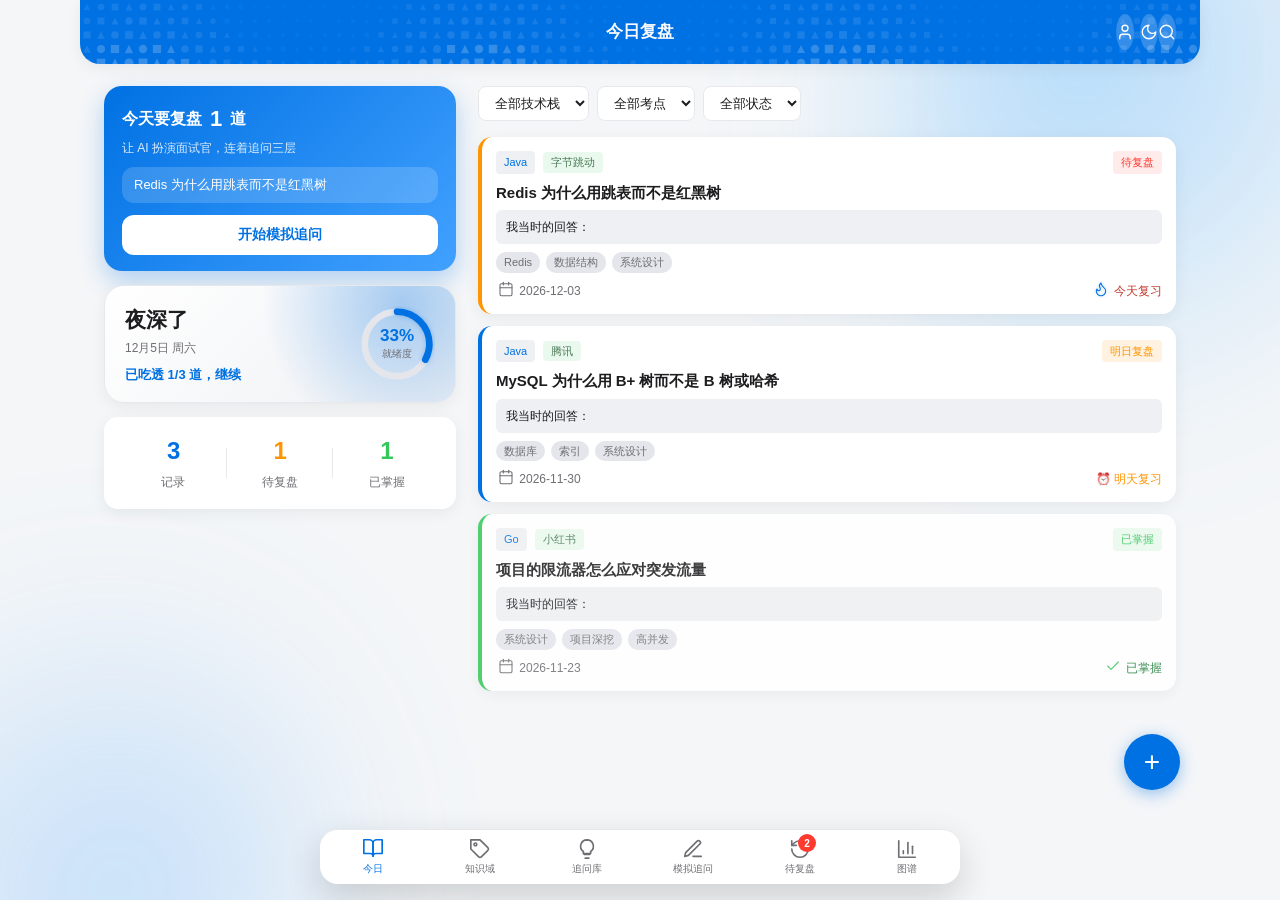
<file: index.html>
<!DOCTYPE html>
<html lang="zh-CN">
<head>
    <meta charset="UTF-8">
    <meta name="viewport" content="width=device-width, initial-scale=1.0, maximum-scale=1.0, user-scalable=no">
    <title>面试复盘 · 下次面试不再栽在同一处</title>

    <!-- PWA：可安装、独立窗口、iOS 主屏图标 -->
    <link rel="manifest" href="manifest.webmanifest">
    <link rel="icon" href="assets/icon-192.png">
    <meta name="theme-color" content="#f5f5f7">
    <meta name="mobile-web-app-capable" content="yes">
    <meta name="apple-mobile-web-app-capable" content="yes">
    <meta name="apple-mobile-web-app-status-bar-style" content="default">
    <meta name="apple-mobile-web-app-title" content="复盘">
    <link rel="apple-touch-icon" href="assets/icon-180.png">

    <!-- 代码高亮：已本地化到 vendor/，离线可用；6 种语言都在 common 构建里，
         原先额外加载的 languages/*.min.js 是冗余的，已移除。
         integrity 与文件内容绑定，替换文件时需同步更新（见 scripts/make-icons.mjs 说明）。 -->
    <link rel="stylesheet" href="vendor/highlight/atom-one-light.min.css?v=13"
          integrity="sha384-w6Ujm1VWa9HYFqGc89oAPn/DWDi2gUamjNrq9DRvEYm2X3ClItg9Y9xs1ViVo5b5">
    <script src="vendor/highlight/highlight.min.js?v=13" defer
            integrity="sha384-F/bZzf7p3Joyp5psL90p/p89AZJsndkSoGwRpXcZhleCWhd8SnRuoYo4d0yirjJp"></script>

    <link rel="stylesheet" href="style.css?v=13">
</head>
<body>
<!-- 环境氛围光斑（玻璃拟态背景） -->
<div class="ambient" aria-hidden="true"></div>
<!-- 顶部标题栏 -->
<header class="app-header">
    <canvas class="header-canvas" id="headerCanvas"></canvas>
    <div class="header-left">
        <button class="icon-btn" id="backBtn" style="display:none"><svg viewBox="0 0 24 24" fill="none" stroke="currentColor" stroke-width="1.8" stroke-linecap="round" stroke-linejoin="round"><path d="m12 19-7-7 7-7"/><path d="M19 12H5"/></svg></button>
    </div>
    <h1 class="header-title" id="pageTitle">代码错题集</h1>
    <div class="header-right">
        <button class="icon-btn" id="accountBtn" title="账号与同步"><svg viewBox="0 0 24 24" fill="none" stroke="currentColor" stroke-width="1.8" stroke-linecap="round" stroke-linejoin="round"><path d="M19 21v-2a4 4 0 0 0-4-4H9a4 4 0 0 0-4 4v2"/><circle cx="12" cy="7" r="4"/></svg></button>
        <button class="icon-btn" id="themeToggleBtn" title="切换深色模式"><svg viewBox="0 0 24 24" fill="none" stroke="currentColor" stroke-width="1.8" stroke-linecap="round" stroke-linejoin="round"><path d="M12 3a6 6 0 0 0 9 9 9 9 0 1 1-9-9Z"/></svg></button>
        <button class="icon-btn" id="searchBtn"><svg viewBox="0 0 24 24" fill="none" stroke="currentColor" stroke-width="1.8" stroke-linecap="round" stroke-linejoin="round"><circle cx="11" cy="11" r="8"/><path d="m21 21-4.3-4.3"/></svg></button>
    </div>
</header>

<!-- 主内容区 -->
<main class="app-main" id="appMain">

    <!-- 首页：错题列表 -->
    <section class="page active" id="pageHome">
        <!-- 桌面端：这两栏会在 >=900px 时并排（左：任务/概览，右：列表） -->
        <div class="home-side">
        <!-- 今日任务：首屏第一屏就回答"我现在该做什么" -->
        <div class="today-task" id="todayTask"></div>
        <div class="hero-card" id="heroCard">
            <div class="hero-greeting">
                <div class="hero-hi" id="heroGreeting">你好</div>
                <div class="hero-date" id="heroDate"></div>
                <div class="hero-sub" id="heroSub">记录第一道错题，开始成长</div>
            </div>
            <div class="hero-ring">
                <svg viewBox="0 0 80 80" class="progress-ring">
                    <circle class="progress-ring-bg" cx="40" cy="40" r="34"></circle>
                    <circle class="progress-ring-fill" id="heroRingFill" cx="40" cy="40" r="34"></circle>
                </svg>
                <div class="hero-ring-center">
                    <span class="hero-ring-num" id="heroRingNum">0%</span>
                    <span class="hero-ring-label" data-field="ringLabel">掌握率</span>
                </div>
            </div>
        </div>
        <div class="stats-bar">
            <div class="stat-item">
                <span class="stat-num" id="totalCount">0</span>
                <span class="stat-label" data-field="statTotal">总错题</span>
            </div>
            <div class="stat-item">
                <span class="stat-num" id="reviewCount">0</span>
                <span class="stat-label" data-field="statPending">待复习</span>
            </div>
            <div class="stat-item">
                <span class="stat-num" id="masteredCount">0</span>
                <span class="stat-label" data-field="statMastered">已掌握</span>
            </div>
        </div>
        <div class="points-card" id="pointsCard"></div>
        <div class="streak-bar" id="streakBar"></div>
        <div class="challenge-card" id="challengeCard" onclick="openChallenge()">
            <div class="challenge-card-info">
                <div class="challenge-card-title"><span class="ico" data-ico="target"><svg viewBox="0 0 24 24"><circle cx="12" cy="12" r="10"/><circle cx="12" cy="12" r="6"/><circle cx="12" cy="12" r="2"/></svg></span> 今日挑战</div>
                <div class="challenge-card-sub" id="challengeCardSub">随机抽考，检验复习成果</div>
            </div>
            <span class="challenge-card-go">→</span>
        </div>
        </div><!-- /home-side -->
        <div class="home-main">
        <div class="filter-bar">
            <select id="filterLang" class="filter-select">
                <option value="">全部语言</option>
                <option value="javascript">JavaScript</option>
                <option value="python">Python</option>
                <option value="cpp">C++</option>
                <option value="java">Java</option>
                <option value="c">C语言</option>
            </select>
            <select id="filterTag" class="filter-select">
                <option value="">全部考点</option>
            </select>
            <select id="filterStatus" class="filter-select">
                <option value="">全部状态</option>
                <option value="pending">待复习</option>
                <option value="reviewing">复习中</option>
                <option value="mastered">已掌握</option>
            </select>
        </div>
        <div class="mistake-list" id="mistakeList">
            <div class="empty-state">
                <div class="empty-icon"><span class="ico" data-ico="pencil-line"><svg viewBox="0 0 24 24"><path d="M12 20h9"/><path d="M16.5 3.5a2.12 2.12 0 0 1 3 3L7 19l-4 1 1-4z"/></svg></span></div>
                <p class="empty-text">还没有错题记录</p>
                <p class="empty-hint">点击下方 + 按钮添加你的第一道错题</p>
            </div>
        </div>
        </div><!-- /home-main -->
    </section>

    <!-- 分类页 -->
    <section class="page" id="pageCategory">
        <div class="category-summary">
            <h3><span class="ico" data-ico="library"><svg viewBox="0 0 24 24"><path d="m16 6 4 14"/><path d="M12 6v14"/><path d="M8 8v12"/><path d="M4 4v16"/></svg></span> 按考点分类</h3>
            <div class="tag-cloud" id="tagCloud">
                <div class="empty-state">
                    <p class="empty-text">暂无考点标签</p>
                </div>
            </div>
        </div>
        <div class="category-summary">
            <h3><span class="ico" data-ico="laptop"><svg viewBox="0 0 24 24"><path d="M20 16V7a2 2 0 0 0-2-2H6a2 2 0 0 0-2 2v9m16 0H4m16 0 1.28 2.55a1 1 0 0 1-.9 1.45H3.62a1 1 0 0 1-.9-1.45L4 16"/></svg></span> 按语言分类</h3>
            <div class="lang-stats" id="langStats"></div>
        </div>
    </section>

    <!-- 知识库页 -->
    <section class="page" id="pageKnowledge">
        <div class="knowledge-search-bar">
            <input type="text" id="knowledgeSearch" class="knowledge-search-input" placeholder="搜索知识点，如：二叉树、TCP、索引、动态规划...">
        </div>
        <div class="knowledge-categories" id="knowledgeCategories">
            <!-- 分类标签动态生成 -->
        </div>
        <div class="knowledge-list" id="knowledgeList">
            <!-- 知识点列表动态生成 -->
        </div>
    </section>

    <!-- 复习提醒页 -->
    <section class="page" id="pageReview">
        <div class="review-header">
            <h3>⏰ 复习计划</h3>
            <div class="review-tip">
                <p>基于艾宾浩斯遗忘曲线，为你安排科学复习</p>
            </div>
        </div>
        <div class="forgotten-list" id="forgottenList"></div>
        <div class="review-timeline" id="reviewTimeline">
            <div class="empty-state">
                <div class="empty-icon"><span class="ico" data-ico="sparkles"><svg viewBox="0 0 24 24"><path d="m12 3-1.9 5.8a2 2 0 0 1-1.3 1.3L3 12l5.8 1.9a2 2 0 0 1 1.3 1.3L12 21l1.9-5.8a2 2 0 0 1 1.3-1.3L21 12l-5.8-1.9a2 2 0 0 1-1.3-1.3z"/></svg></span></div>
                <p class="empty-text">太棒了！今日无需复习</p>
            </div>
        </div>
    </section>

    <!-- 添加/编辑错题页 -->
    <section class="page" id="pageEdit">
        <form id="mistakeForm" class="edit-form">
            <div class="form-group">
                <label class="form-label" data-field="fTitle">题目标题 *</label>
                <input type="text" id="inputTitle" class="form-input" placeholder="例如：快速排序边界条件错误" required>
            </div>

            <div class="form-group">
                <label class="form-label" data-field="fLang">编程语言 *</label>
                <select id="inputLang" class="form-input" required>
                    <option value="javascript">JavaScript</option>
                    <option value="python">Python</option>
                    <option value="cpp">C++</option>
                    <option value="java">Java</option>
                    <option value="c">C语言</option>
                </select>
            </div>

            <div class="form-group">
                <label class="form-label" data-field="fDesc">题目描述</label>
                <textarea id="inputDesc" class="form-input form-textarea" rows="3" placeholder="简单描述一下这道题目..."></textarea>
            </div>

            <div class="form-group">
                <label class="form-label" data-field="fWrong">错误代码 *</label>
                <textarea id="inputWrongCode" class="form-input form-textarea code-input" rows="6" placeholder="粘贴你的错误代码..." required></textarea>
            </div>

            <div class="form-group">
                <label class="form-label" data-field="fRight">正确代码</label>
                <textarea id="inputRightCode" class="form-input form-textarea code-input" rows="6" placeholder="粘贴正确的代码实现..."></textarea>
            </div>

            <div class="form-group">
                <label class="form-label"><span class="ico" data-ico="camera"><svg viewBox="0 0 24 24"><path d="M14.5 4h-5L7 7H4a2 2 0 0 0-2 2v9a2 2 0 0 0 2 2h16a2 2 0 0 0 2-2V9a2 2 0 0 0-2-2h-3l-2.5-3z"/><circle cx="12" cy="13" r="3"/></svg></span> 题目图片（可选）</label>
                <div class="image-upload">
                    <input type="file" id="inputImage" accept="image/*" capture="environment" hidden>
                    <button type="button" class="upload-btn" id="uploadBtn">
                        <span class="upload-icon"><span class="ico" data-ico="camera"><svg viewBox="0 0 24 24"><path d="M14.5 4h-5L7 7H4a2 2 0 0 0-2 2v9a2 2 0 0 0 2 2h16a2 2 0 0 0 2-2V9a2 2 0 0 0-2-2h-3l-2.5-3z"/><circle cx="12" cy="13" r="3"/></svg></span></span>
                        <span>拍照/选择图片</span>
                    </button>
                    <button type="button" class="upload-btn upload-btn--primary" id="ocrEntryBtn">
                        <span class="upload-icon"><span class="ico" data-ico="tag"><svg viewBox="0 0 24 24"><path d="M20.59 13.41 13.42 20.58a2 2 0 0 1-2.83 0L2 12V2h10l8.59 8.59a2 2 0 0 1 0 2.82z"/><circle cx="7" cy="7" r="1.5"/></svg></span></span>
                        <span>OCR 拍照识别</span>
                    </button>
                    <div class="image-preview" id="imagePreview"></div>
                </div>
            </div>

            <div class="form-group">
                <div class="form-label-row">
                    <label class="form-label" data-field="fTags">考点标签（用逗号分隔多个）</label>
                    <button type="button" class="ai-tag-btn" id="aiTagBtn"><span class="ico" data-ico="bot"><svg viewBox="0 0 24 24"><path d="M12 8V4H8"/><rect width="16" height="12" x="4" y="8" rx="2"/><path d="M2 14h2"/><path d="M20 14h2"/><path d="M15 13v2"/><path d="M9 13v2"/></svg></span> AI 智能打标</button>
                </div>
                <input type="text" id="inputTags" class="form-input" placeholder="例如: 快速排序, 递归, 分治算法">
                <p class="ai-tag-hint" id="aiTagHint">粘贴题目和代码后点击 AI 智能打标，自动推荐标签、标题和错因</p>
            </div>

            <div class="form-group">
                <label class="form-label" data-field="fNote">错误分析 / 笔记</label>
                <textarea id="inputNote" class="form-input form-textarea" rows="3" placeholder="记录一下为什么会错，下次要注意什么..."></textarea>
            </div>

            <div class="form-group">
                <label class="form-label" data-field="fSource">来源</label>
                <select id="inputSource" class="form-input">
                    <option value="二级C">计算机二级</option>
                    <option value="蓝桥杯">蓝桥杯</option>
                    <option value="PAT">PAT</option>
                    <option value="LeetCode">LeetCode</option>
                    <option value="OJ">其他OJ</option>
                    <option value="课堂">课堂练习</option>
                    <option value="其他">其他</option>
                </select>
            </div>

            <button type="submit" class="submit-btn"><span class="ico" data-ico="save"><svg viewBox="0 0 24 24"><path d="M19 21H5a2 2 0 0 1-2-2V5a2 2 0 0 1 2-2h11l5 5v11a2 2 0 0 1-2 2z"/><polyline points="17 21 17 13 7 13 7 21"/><polyline points="7 3 7 8 15 8"/></svg></span> 保存错题</button>
        </form>
    </section>

    <!-- 错题详情页 -->
    <section class="page" id="pageDetail">
        <div class="detail-container" id="detailContainer"></div>
    </section>

    <!-- 搜索弹窗 -->
    <div class="modal-overlay" id="searchModal" style="display:none">
        <div class="modal-content">
            <div class="search-box">
                <input type="text" id="searchInput" class="search-input" placeholder="搜索错题标题、标签、代码...">
                <button class="icon-btn" id="closeSearch"><svg viewBox="0 0 24 24" fill="none" stroke="currentColor" stroke-width="1.8" stroke-linecap="round" stroke-linejoin="round"><path d="M18 6 6 18"/><path d="m6 6 12 12"/></svg></button>
            </div>
            <div class="search-results" id="searchResults"></div>
        </div>
    </div>

    <!-- 知识详情弹窗 -->
    <div class="modal-overlay" id="knowledgeModal" style="display:none">
        <div class="modal-content knowledge-modal-content">
            <div class="search-box">
                <span id="knowledgeModalTitle" class="knowledge-modal-title">知识点详情</span>
                <button class="icon-btn" id="closeKnowledgeModal" style="background:var(--surface);color:var(--text)"><svg viewBox="0 0 24 24" fill="none" stroke="currentColor" stroke-width="1.8" stroke-linecap="round" stroke-linejoin="round"><path d="M18 6 6 18"/><path d="m6 6 12 12"/></svg></button>
            </div>
            <div class="knowledge-detail" id="knowledgeDetail"></div>
        </div>
    </div>

    <!-- 练习页面 -->
    <section class="page" id="pagePractice">
        <div class="practice-header">
            <h3><span class="ico" data-ico="pencil"><svg viewBox="0 0 24 24"><path d="M21.174 6.812a1 1 0 0 0-3.986-3.987L3.842 16.174a2 2 0 0 0-.5.83l-1.321 4.352a.5.5 0 0 0 .623.622l4.353-1.32a2 2 0 0 0 .83-.497z"/></svg></span> 错题练习</h3>
            <p>通过练习巩固知识点，举一反三</p>
        </div>
        <div class="practice-stats">
            <div class="practice-stat-item">
                <span class="practice-stat-num" id="practiceDone">0</span>
                <span class="practice-stat-label">已做</span>
            </div>
            <div class="practice-stat-item">
                <span class="practice-stat-num" id="practiceCorrect">0</span>
                <span class="practice-stat-label">正确</span>
            </div>
            <div class="practice-stat-item">
                <span class="practice-stat-num" id="practiceRate">0%</span>
                <span class="practice-stat-label">正确率</span>
            </div>
        </div>
        <div class="practice-filter">
            <button class="practice-cat-btn active" data-cat="">全部</button>
            <button class="practice-cat-btn" data-cat="数据结构">数据结构</button>
            <button class="practice-cat-btn" data-cat="算法">算法</button>
            <button class="practice-cat-btn" data-cat="操作系统">操作系统</button>
            <button class="practice-cat-btn" data-cat="计算机网络">网络</button>
            <button class="practice-cat-btn" data-cat="数据库">数据库</button>
            <button class="practice-cat-btn" data-cat="软件工程">软工</button>
            <button class="practice-cat-btn" data-cat="计算机组成">组成</button>
            <button class="practice-cat-btn ai-cat-btn" data-cat="AI变式"><span class="ico" data-ico="bot"><svg viewBox="0 0 24 24"><path d="M12 8V4H8"/><rect width="16" height="12" x="4" y="8" rx="2"/><path d="M2 14h2"/><path d="M20 14h2"/><path d="M15 13v2"/><path d="M9 13v2"/></svg></span> AI变式</button>
        </div>
        <div class="practice-list" id="practiceList"></div>
    </section>

    <!-- 答题弹窗 -->
    <div class="modal-overlay" id="practiceModal" style="display:none">
        <div class="modal-content practice-modal-content">
            <div class="practice-quiz-header">
                <span id="practiceModalTitle" class="knowledge-modal-title">答题</span>
                <button class="icon-btn" id="closePracticeModal" style="background:var(--surface);color:var(--text)"><svg viewBox="0 0 24 24" fill="none" stroke="currentColor" stroke-width="1.8" stroke-linecap="round" stroke-linejoin="round"><path d="M18 6 6 18"/><path d="m6 6 12 12"/></svg></button>
            </div>
            <div class="practice-quiz" id="practiceQuiz"></div>
        </div>
    </div>

    <!-- AI 举一反三弹窗 -->
    <div class="modal-overlay" id="aiModal" style="display:none">
        <div class="modal-content ai-modal-content">
            <div class="practice-quiz-header ai-modal-header">
                <span id="aiModalTitle" class="knowledge-modal-title"><span class="ico" data-ico="bot"><svg viewBox="0 0 24 24"><path d="M12 8V4H8"/><rect width="16" height="12" x="4" y="8" rx="2"/><path d="M2 14h2"/><path d="M20 14h2"/><path d="M15 13v2"/><path d="M9 13v2"/></svg></span> AI 举一反三</span>
                <div class="ai-header-actions">
                    <button class="ai-link-btn" id="openAISettingsBtn"><span class="ico" data-ico="settings"><svg viewBox="0 0 24 24"><path d="M12.22 2h-.44a2 2 0 0 0-2 2v.18a2 2 0 0 1-1 1.73l-.43.25a2 2 0 0 1-2 0l-.15-.08a2 2 0 0 0-2.73.73l-.22.38a2 2 0 0 0 .73 2.73l.15.1a2 2 0 0 1 1 1.72v.51a2 2 0 0 1-1 1.74l-.15.09a2 2 0 0 0-.73 2.73l.22.38a2 2 0 0 0 2.73.73l.15-.08a2 2 0 0 1 2 0l.43.25a2 2 0 0 1 1 1.73V20a2 2 0 0 0 2 2h.44a2 2 0 0 0 2-2v-.18a2 2 0 0 1 1-1.73l.43-.25a2 2 0 0 1 2 0l.15.08a2 2 0 0 0 2.73-.73l.22-.39a2 2 0 0 0-.73-2.73l-.15-.08a2 2 0 0 1-1-1.74v-.5a2 2 0 0 1 1-1.74l.15-.09a2 2 0 0 0 .73-2.73l-.22-.38a2 2 0 0 0-2.73-.73l-.15.08a2 2 0 0 1-2 0l-.43-.25a2 2 0 0 1-1-1.73V4a2 2 0 0 0-2-2z"/><circle cx="12" cy="12" r="3"/></svg></span> 配置</button>
                    <button class="icon-btn" id="closeAIModal" style="background:var(--surface);color:var(--text)"><svg viewBox="0 0 24 24" fill="none" stroke="currentColor" stroke-width="1.8" stroke-linecap="round" stroke-linejoin="round"><path d="M18 6 6 18"/><path d="m6 6 12 12"/></svg></button>
                </div>
            </div>
            <div class="ai-body" id="aiBody"></div>
        </div>
    </div>

    <!-- AI 编程伙伴对话弹窗 -->
    <div class="modal-overlay" id="chatModal" style="display:none">
        <div class="modal-content chat-modal-content">
            <div class="practice-quiz-header ai-modal-header">
                <span id="chatModalTitle" class="knowledge-modal-title"><span class="ico" data-ico="message-circle"><svg viewBox="0 0 24 24"><path d="M7.9 20A9 9 0 1 0 4 16.1L2 22Z"/></svg></span> AI 对话</span>
                <button class="icon-btn" id="closeChatModal" style="background:var(--surface);color:var(--text)"><svg viewBox="0 0 24 24" fill="none" stroke="currentColor" stroke-width="1.8" stroke-linecap="round" stroke-linejoin="round"><path d="M18 6 6 18"/><path d="m6 6 12 12"/></svg></button>
            </div>
            <div class="chat-body" id="chatBody"></div>
            <div class="chat-input-bar">
                <textarea id="chatInput" class="chat-textarea" rows="1" placeholder="输入你的问题，例如「为什么这里会越界？」"></textarea>
                <button class="chat-send-btn" id="chatSendBtn">发送</button>
            </div>
        </div>
    </div>

    <!-- AI 配置弹窗 -->
    <div class="modal-overlay" id="aiSettingsModal" style="display:none">
        <div class="modal-content ai-settings-content">
            <div class="practice-quiz-header">
                <span class="knowledge-modal-title"><span class="ico" data-ico="settings"><svg viewBox="0 0 24 24"><path d="M12.22 2h-.44a2 2 0 0 0-2 2v.18a2 2 0 0 1-1 1.73l-.43.25a2 2 0 0 1-2 0l-.15-.08a2 2 0 0 0-2.73.73l-.22.38a2 2 0 0 0 .73 2.73l.15.1a2 2 0 0 1 1 1.72v.51a2 2 0 0 1-1 1.74l-.15.09a2 2 0 0 0-.73 2.73l.22.38a2 2 0 0 0 2.73.73l.15-.08a2 2 0 0 1 2 0l.43.25a2 2 0 0 1 1 1.73V20a2 2 0 0 0 2 2h.44a2 2 0 0 0 2-2v-.18a2 2 0 0 1 1-1.73l.43-.25a2 2 0 0 1 2 0l.15.08a2 2 0 0 0 2.73-.73l.22-.39a2 2 0 0 0-.73-2.73l-.15-.08a2 2 0 0 1-1-1.74v-.5a2 2 0 0 1 1-1.74l.15-.09a2 2 0 0 0 .73-2.73l-.22-.38a2 2 0 0 0-2.73-.73l-.15.08a2 2 0 0 1-2 0l-.43-.25a2 2 0 0 1-1-1.73V4a2 2 0 0 0-2-2z"/><circle cx="12" cy="12" r="3"/></svg></span> AI 配置</span>
                <button class="icon-btn" id="closeAISettings" style="background:var(--surface);color:var(--text)"><svg viewBox="0 0 24 24" fill="none" stroke="currentColor" stroke-width="1.8" stroke-linecap="round" stroke-linejoin="round"><path d="M18 6 6 18"/><path d="m6 6 12 12"/></svg></button>
            </div>
            <div class="ai-settings-body">
                <div class="ai-settings-tip">
                    支持 OpenAI 兼容接口（DeepSeek、智谱、通义、OpenAI 等）。Key 仅保存在本机 localStorage，不会上传。
                </div>
                <div class="form-group">
                    <label class="form-label">API Base URL</label>
                    <input type="text" id="aiBaseURL" class="form-input" placeholder="https://api.deepseek.com/v1">
                </div>
                <div class="form-group">
                    <label class="form-label">API Key</label>
                    <input type="password" id="aiApiKey" class="form-input" placeholder="sk-...">
                </div>
                <div class="form-group">
                    <label class="form-label">模型名称</label>
                    <input type="text" id="aiModel" class="form-input" placeholder="deepseek-chat">
                </div>
                <div class="form-group">
                    <label class="form-label">出题数量</label>
                    <input type="number" id="aiCount" class="form-input" min="1" max="6" value="3">
                </div>
                <div class="ai-settings-actions">
                    <button class="practice-quiz-btn practice-quiz-btn-secondary" id="cancelAISettings">取消</button>
                    <button class="practice-quiz-btn practice-quiz-btn-primary" id="saveAISettings"><span class="ico" data-ico="save"><svg viewBox="0 0 24 24"><path d="M19 21H5a2 2 0 0 1-2-2V5a2 2 0 0 1 2-2h11l5 5v11a2 2 0 0 1-2 2z"/><polyline points="17 21 17 13 7 13 7 21"/><polyline points="7 3 7 8 15 8"/></svg></span> 保存</button>
                </div>
            </div>
        </div>
    </div>

    <!-- 统计页 -->
    <section class="page" id="pageStats">
        <div class="stats-card">
            <h3 class="stats-card-title"><span class="ico" data-ico="compass"><svg viewBox="0 0 24 24"><circle cx="12" cy="12" r="10"/><polygon points="16.24 7.76 14.12 14.12 7.76 16.24 9.88 9.88 16.24 7.76"/></svg></span> 本周 AI 复习计划</h3>
            <p class="stats-card-sub">基于你的薄弱考点智能排期，点击条目开始复习</p>
            <div class="review-plan-body" id="reviewPlanBody"></div>
            <button class="ai-gen-btn" style="width:100%;margin-top:10px" onclick="renderReviewPlan()"><span class="ico" data-ico="refresh-cw"><svg viewBox="0 0 24 24"><path d="M3 12a9 9 0 0 1 9-9 9.75 9.75 0 0 1 6.74 2.74L21 8"/><path d="M21 3v5h-5"/><path d="M21 12a9 9 0 0 1-9 9 9.75 9.75 0 0 1-6.74-2.74L3 16"/><path d="M8 16H3v5"/></svg></span> 生成/刷新复习计划</button>
        </div>

        <div class="stats-card">
            <h3 class="stats-card-title"><span class="ico" data-ico="bot"><svg viewBox="0 0 24 24"><path d="M12 8V4H8"/><rect width="16" height="12" x="4" y="8" rx="2"/><path d="M2 14h2"/><path d="M20 14h2"/><path d="M15 13v2"/><path d="M9 13v2"/></svg></span> AI 复习周报</h3>
            <p class="stats-card-sub">汇总近 7 天学习数据，AI 点评并给出下周建议</p>
            <button class="ai-gen-btn" style="width:100%" onclick="openWeeklyReport()"><span class="ico" data-ico="trending-up"><svg viewBox="0 0 24 24"><polyline points="22 7 13.5 15.5 8.5 10.5 2 17"/><polyline points="16 7 22 7 22 13"/></svg></span> 生成本周报告</button>
        </div>

        <div class="stats-card">
            <h3 class="stats-card-title"><span class="ico" data-ico="medal"><svg viewBox="0 0 24 24"><path d="M7.21 15 2.66 7.14a2 2 0 0 1 .13-2.2L4.4 2.8A2 2 0 0 1 6 2h12a2 2 0 0 1 1.6.8l1.6 2.14a2 2 0 0 1 .14 2.2L16.79 15"/><path d="M11 12 5.12 2.2"/><path d="m13 12 5.88-9.8"/><path d="M8 7h8"/><circle cx="12" cy="17" r="5"/><path d="M12 18v-2h-.01"/></svg></span> 成就勋章</h3>
            <p class="stats-card-sub">坚持学习，解锁更多成就</p>
            <div class="achievement-summary">
                <span>已解锁 <b id="achievementUnlockedNum">0</b> / <span id="achievementTotalNum">0</span></span>
                <span id="achievementProgressText"></span>
            </div>
            <div class="achievement-grid" id="achievementGrid"></div>
        </div>

        <div class="stats-card">
            <h3 class="stats-card-title">⏰ 复习提醒</h3>
            <p class="stats-card-sub">到点提醒当天待复习的错题（本机通知）</p>
            <div class="reminder-row">
                <span class="reminder-label">每日提醒</span>
                <input type="time" id="reminderTime" class="reminder-input" value="20:00">
                <div class="switch" id="reminderSwitch" onclick="toggleReminder()"></div>
            </div>
            <div class="reminder-tip" id="reminderTip">开启后，每天指定时间若打开本应用且有待复习错题，会弹出通知提醒。</div>
            <button class="mini-btn" style="margin-top:8px" onclick="sendTestReminder()"><span class="ico" data-ico="bell"><svg viewBox="0 0 24 24"><path d="M6 8a6 6 0 0 1 12 0c0 7 3 9 3 9H3s3-2 3-9"/><path d="M10.3 21a1.94 1.94 0 0 0 3.4 0"/></svg></span> 发送测试提醒</button>
        </div>

        <div class="stats-card">
            <h3 class="stats-card-title"><span class="ico" data-ico="flame"><svg viewBox="0 0 24 24"><path d="M8.5 14.5A2.5 2.5 0 0 0 11 12c0-1.38-.5-2-1-3-1.072-2.143-.224-4.054 2-6 .5 2.5 2 4.9 4 6.5 2 1.6 3 3.5 3 5.5a7 7 0 1 1-14 0c0-1.153.433-2.294 1-3a2.5 2.5 0 0 0 2.5 2.5z"/></svg></span> 复习热力图</h3>
            <p class="stats-card-sub" id="statsHeatTitle">加载中...</p>
            <div class="heatmap-grid" id="heatmapGrid"></div>
            <div class="heatmap-months">
                <span class="heat-month">近 6 个月</span>
            </div>
            <div class="heat-legend">
                <span>少</span>
                <i class="heat-cell l0"></i>
                <i class="heat-cell l1"></i>
                <i class="heat-cell l2"></i>
                <i class="heat-cell l3"></i>
                <i class="heat-cell l4"></i>
                <span>多</span>
            </div>
        </div>

        <div class="stats-card">
            <h3 class="stats-card-title"><span class="ico" data-ico="target"><svg viewBox="0 0 24 24"><circle cx="12" cy="12" r="10"/><circle cx="12" cy="12" r="6"/><circle cx="12" cy="12" r="2"/></svg></span> 弱点雷达图</h3>
            <p class="stats-card-sub">按考点标签统计未掌握率与练习错误率（值越高越需加强）</p>
            <div class="stats-empty" id="statsRadarEmpty" style="display:none">
                <p class="empty-text">暂无足够的错题/练习数据</p>
                <p class="empty-hint">添加错题或做几次练习后会在这里生成雷达图</p>
            </div>
            <div id="radarSvg"></div>
        </div>

        <div class="stats-card">
            <h3 class="stats-card-title"><span class="ico" data-ico="trending-up"><svg viewBox="0 0 24 24"><polyline points="22 7 13.5 15.5 8.5 10.5 2 17"/><polyline points="16 7 22 7 22 13"/></svg></span> 错题趋势</h3>
            <div class="trend-tabs">
                <button class="trend-tab active" data-range="week" onclick="setTrendRange('week')">按周</button>
                <button class="trend-tab" data-range="month" onclick="setTrendRange('month')">按月</button>
            </div>
            <div class="trend-legend">
                <span class="trend-legend-item"><i class="legend-line" style="background:#0071e3"></i>新增错题</span>
                <span class="trend-legend-item"><i class="legend-line" style="background:#34c759"></i>已掌握</span>
            </div>
            <div class="stats-empty" id="statsTrendEmpty" style="display:none">
                <p class="empty-text">暂无错题数据</p>
                <p class="empty-hint">记录一些错题后这里会显示掌握趋势</p>
            </div>
            <div id="trendSvg"></div>
        </div>

        <div class="stats-card">
            <h3 class="stats-card-title"><span class="ico" data-ico="calendar"><svg viewBox="0 0 24 24"><path d="M8 2v4"/><path d="M16 2v4"/><rect width="18" height="18" x="3" y="4" rx="2"/><path d="M3 10h18"/></svg></span> 错题日历回顾</h3>
            <p class="stats-card-sub">点击某天可回看当天记录的错题</p>
            <div class="cal-header">
                <button class="cal-nav" onclick="calMoveMonth(-1)">‹</button>
                <span class="cal-title" id="calTitle"></span>
                <button class="cal-nav" onclick="calMoveMonth(1)">›</button>
            </div>
            <div class="cal-weekdays">
                <span>日</span><span>一</span><span>二</span><span>三</span><span>四</span><span>五</span><span>六</span>
            </div>
            <div class="cal-grid" id="calGrid"></div>
            <div class="cal-day-list" id="calDayList"></div>
        </div>

        <div class="stats-card">
            <h3 class="stats-card-title"><span class="ico" data-ico="folder"><svg viewBox="0 0 24 24"><path d="M20 20a2 2 0 0 0 2-2V8a2 2 0 0 0-2-2h-7.9a2 2 0 0 1-1.69-.9L9.6 3.9A2 2 0 0 0 7.93 3H4a2 2 0 0 0-2 2v13a2 2 0 0 0 2 2Z"/></svg></span> 数据管理</h3>
            <p class="stats-card-sub">导出错题 PDF 打印复习，或备份/恢复/云端同步数据</p>
            <div class="data-mgmt-btns">
                <button class="ai-gen-btn" style="margin-right:8px" onclick="exportDataPDF()"><span class="ico" data-ico="printer"><svg viewBox="0 0 24 24"><path d="M6 18H4a2 2 0 0 1-2-2v-5a2 2 0 0 1 2-2h16a2 2 0 0 1 2 2v5a2 2 0 0 1-2 2h-2"/><path d="M6 9V2h12v7"/><path d="M6 14h12v8H6z"/></svg></span> 导出 PDF</button>
                <button class="ai-gen-btn" onclick="exportBackup()"><span class="ico" data-ico="save"><svg viewBox="0 0 24 24"><path d="M19 21H5a2 2 0 0 1-2-2V5a2 2 0 0 1 2-2h11l5 5v11a2 2 0 0 1-2 2z"/><polyline points="17 21 17 13 7 13 7 21"/><polyline points="7 3 7 8 15 8"/></svg></span> 备份 JSON</button>
                <button class="ai-gen-btn" onclick="document.getElementById('backupFile').click()"><span class="ico" data-ico="download"><svg viewBox="0 0 24 24"><path d="M21 15v4a2 2 0 0 1-2 2H5a2 2 0 0 1-2-2v-4"/><polyline points="7 10 12 15 17 10"/><line x1="12" x2="12" y1="15" y2="3"/></svg></span> 恢复备份</button>
                <button class="ai-gen-btn" onclick="openSyncModal()"><span class="ico" data-ico="cloud"><svg viewBox="0 0 24 24"><path d="M17.5 19H9a7 7 0 1 1 6.71-9h1.79a4.5 4.5 0 1 1 0 9Z"/></svg></span> 云端同步</button>
            </div>
            <input type="file" id="backupFile" accept=".json,application/json" style="display:none" onchange="importBackup(this)">
        </div>
    </section>

    <!-- 随机抽考挑战弹窗 -->
    <div class="modal-overlay" id="challengeModal" style="display:none">
        <div class="modal-content challenge-modal-content">
            <div class="practice-quiz-header">
                <span class="knowledge-modal-title"><span class="ico" data-ico="target"><svg viewBox="0 0 24 24"><circle cx="12" cy="12" r="10"/><circle cx="12" cy="12" r="6"/><circle cx="12" cy="12" r="2"/></svg></span> 随机抽考挑战</span>
                <button class="icon-btn" id="closeChallengeModal" style="background:var(--surface);color:var(--text)"><svg viewBox="0 0 24 24" fill="none" stroke="currentColor" stroke-width="1.8" stroke-linecap="round" stroke-linejoin="round"><path d="M18 6 6 18"/><path d="m6 6 12 12"/></svg></button>
            </div>
            <div class="challenge-body" id="challengeBody"></div>
        </div>
    </div>

    <!-- 分享弹窗 -->
    <div class="modal-overlay" id="shareModal" style="display:none">
        <div class="modal-content share-modal-content">
            <div class="share-modal-title-row">
                <span class="knowledge-modal-title"><span class="ico" data-ico="upload"><svg viewBox="0 0 24 24"><path d="M21 15v4a2 2 0 0 1-2 2H5a2 2 0 0 1-2-2v-4"/><polyline points="17 8 12 3 7 8"/><line x1="12" x2="12" y1="3" y2="15"/></svg></span> 分享错题</span>
                <button class="icon-btn" id="closeShareModal" style="background:var(--surface);color:var(--text)"><svg viewBox="0 0 24 24" fill="none" stroke="currentColor" stroke-width="1.8" stroke-linecap="round" stroke-linejoin="round"><path d="M18 6 6 18"/><path d="m6 6 12 12"/></svg></button>
            </div>
            <div class="share-options" id="shareOptions"></div>
        </div>
    </div>

    <!-- OCR 识别录入弹窗 -->
    <div class="modal-overlay" id="ocrModal" style="display:none">
        <div class="modal-content ocr-modal-content">
            <div class="practice-quiz-header">
                <span class="knowledge-modal-title"><span class="ico" data-ico="tag"><svg viewBox="0 0 24 24"><path d="M20.59 13.41 13.42 20.58a2 2 0 0 1-2.83 0L2 12V2h10l8.59 8.59a2 2 0 0 1 0 2.82z"/><circle cx="7" cy="7" r="1.5"/></svg></span> OCR 拍照识别录入</span>
                <button class="icon-btn" id="closeOcrModal" style="background:var(--surface);color:var(--text)"><svg viewBox="0 0 24 24" fill="none" stroke="currentColor" stroke-width="1.8" stroke-linecap="round" stroke-linejoin="round"><path d="M18 6 6 18"/><path d="m6 6 12 12"/></svg></button>
            </div>
            <div class="ocr-body" id="ocrBody"></div>
        </div>
    </div>

    <!-- 云端同步弹窗 -->
    <div class="modal-overlay" id="syncModal" style="display:none">
        <div class="modal-content sync-modal-content">
            <div class="practice-quiz-header">
                <span class="knowledge-modal-title"><span class="ico" data-ico="cloud"><svg viewBox="0 0 24 24"><path d="M17.5 19H9a7 7 0 1 1 6.71-9h1.79a4.5 4.5 0 1 1 0 9Z"/></svg></span> 云端同步</span>
                <button class="icon-btn" id="closeSyncModal" style="background:var(--surface);color:var(--text)"><svg viewBox="0 0 24 24" fill="none" stroke="currentColor" stroke-width="1.8" stroke-linecap="round" stroke-linejoin="round"><path d="M18 6 6 18"/><path d="m6 6 12 12"/></svg></button>
            </div>
            <div class="sync-body" id="syncBody"></div>
        </div>
    </div>

    <!-- AI 复习周报弹窗 -->
    <div class="modal-overlay" id="weeklyModal" style="display:none">
        <div class="modal-content weekly-modal-content">
            <div class="practice-quiz-header">
                <span class="knowledge-modal-title"><span class="ico" data-ico="trending-up"><svg viewBox="0 0 24 24"><polyline points="22 7 13.5 15.5 8.5 10.5 2 17"/><polyline points="16 7 22 7 22 13"/></svg></span> AI 复习周报</span>
                <button class="icon-btn" id="closeWeeklyModal" style="background:var(--surface);color:var(--text)"><svg viewBox="0 0 24 24" fill="none" stroke="currentColor" stroke-width="1.8" stroke-linecap="round" stroke-linejoin="round"><path d="M18 6 6 18"/><path d="m6 6 12 12"/></svg></button>
            </div>
            <div class="weekly-body" id="weeklyBody"></div>
        </div>
    </div>
</main>

<!-- 悬浮添加按钮 -->
<button class="fab-btn" id="fabAdd">+</button>

<!-- 底部 Tab 栏 -->
<nav class="bottom-nav">
    <button class="nav-item active" data-page="pageHome">
        <span class="nav-icon"><svg viewBox="0 0 24 24" fill="none" stroke="currentColor" stroke-width="1.8" stroke-linecap="round" stroke-linejoin="round"><path d="M2 3h6a4 4 0 0 1 4 4v14a3 3 0 0 0-3-3H2z"/><path d="M22 3h-6a4 4 0 0 0-4 4v14a3 3 0 0 1 3-3h7z"/></svg></span>
        <span class="nav-label">错题本</span>
    </button>
    <button class="nav-item" data-page="pageCategory">
        <span class="nav-icon"><svg viewBox="0 0 24 24" fill="none" stroke="currentColor" stroke-width="1.8" stroke-linecap="round" stroke-linejoin="round"><path d="M20.59 13.41 13.42 20.58a2 2 0 0 1-2.83 0L2 12V2h10l8.59 8.59a2 2 0 0 1 0 2.82z"/><circle cx="7" cy="7" r="1.5"/></svg></span>
        <span class="nav-label">分类</span>
    </button>
    <button class="nav-item" data-page="pageKnowledge">
        <span class="nav-icon"><svg viewBox="0 0 24 24" fill="none" stroke="currentColor" stroke-width="1.8" stroke-linecap="round" stroke-linejoin="round"><path d="M9 18h6"/><path d="M10 22h4"/><path d="M12 2a7 7 0 0 0-4 12.7V17h8v-2.3A7 7 0 0 0 12 2z"/></svg></span>
        <span class="nav-label">知识库</span>
    </button>
    <button class="nav-item" data-page="pagePractice">
        <span class="nav-icon"><svg viewBox="0 0 24 24" fill="none" stroke="currentColor" stroke-width="1.8" stroke-linecap="round" stroke-linejoin="round"><path d="M12 20h9"/><path d="M16.5 3.5a2.12 2.12 0 0 1 3 3L7 19l-4 1 1-4z"/></svg></span>
        <span class="nav-label">练习</span>
    </button>
    <button class="nav-item" data-page="pageReview">
        <span class="nav-icon"><svg viewBox="0 0 24 24" fill="none" stroke="currentColor" stroke-width="1.8" stroke-linecap="round" stroke-linejoin="round"><path d="M3 12a9 9 0 1 0 9-9 9.75 9.75 0 0 0-6.74 2.74L3 8"/><path d="M3 3v5h5"/></svg></span>
        <span class="nav-label">复习</span>
        <span class="nav-badge" id="reviewBadge" style="display:none">0</span>
    </button>
    <button class="nav-item" data-page="pageStats">
        <span class="nav-icon"><svg viewBox="0 0 24 24" fill="none" stroke="currentColor" stroke-width="1.8" stroke-linecap="round" stroke-linejoin="round"><path d="M3 3v18h18"/><path d="M18 17V9"/><path d="M13 17V5"/><path d="M8 17v-3"/></svg></span>
        <span class="nav-label">统计</span>
    </button>
</nav>

<!-- Toast 提示 -->
<div class="toast" id="toast"></div>

<!-- 分享卡片渲染容器（隐藏用于下载） -->
<div style="position:fixed;left:-9999px;top:0" id="shareCanvasHolder"></div>

<script src="product.js?v=13" defer></script>
<script src="cloud-config.js?v=13" defer></script>
<script src="practice-data.js?v=13" defer></script>
<script src="knowledge-data.js?v=13" defer></script>
<script src="image-store.js?v=13" defer></script>
<script src="account.js?v=13" defer></script>
<script src="app.js?v=13" defer></script>
<script src="cloud-sync.js?v=13" defer></script>
</body>
</html>
</file>
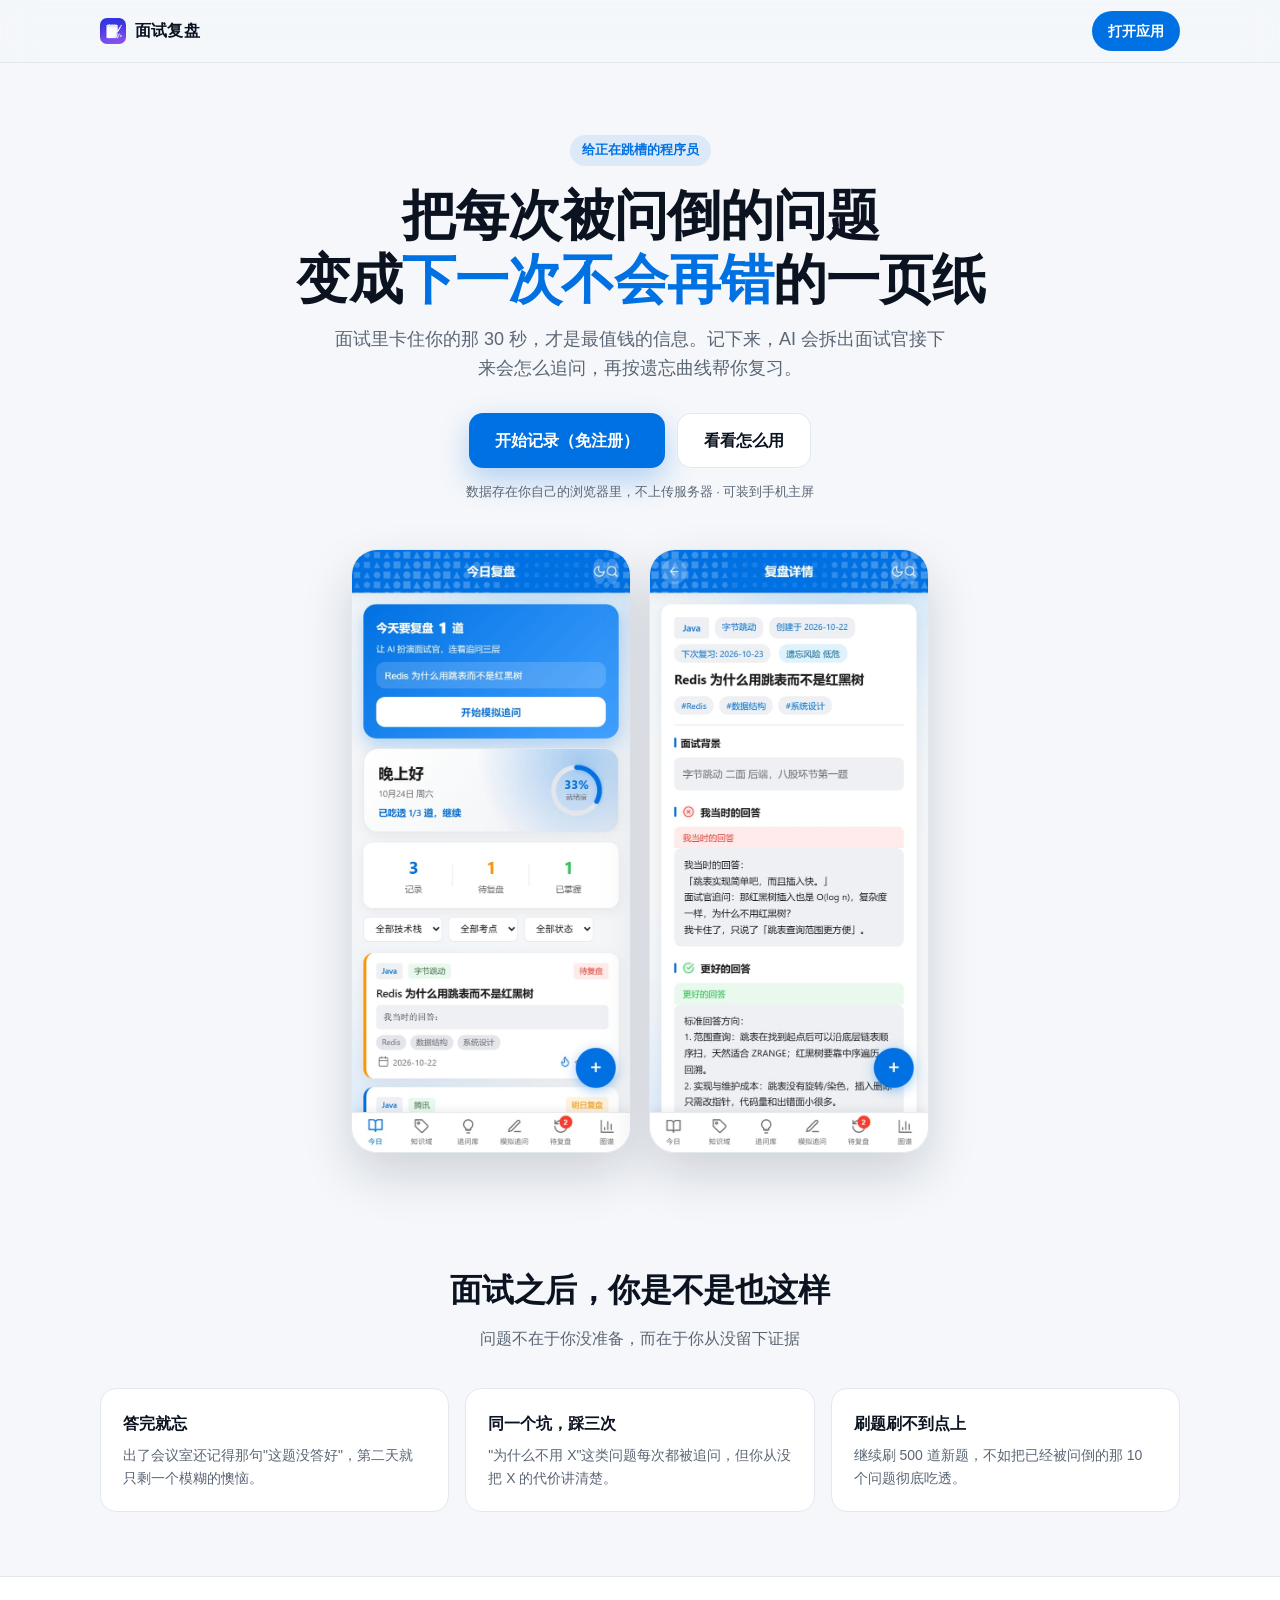
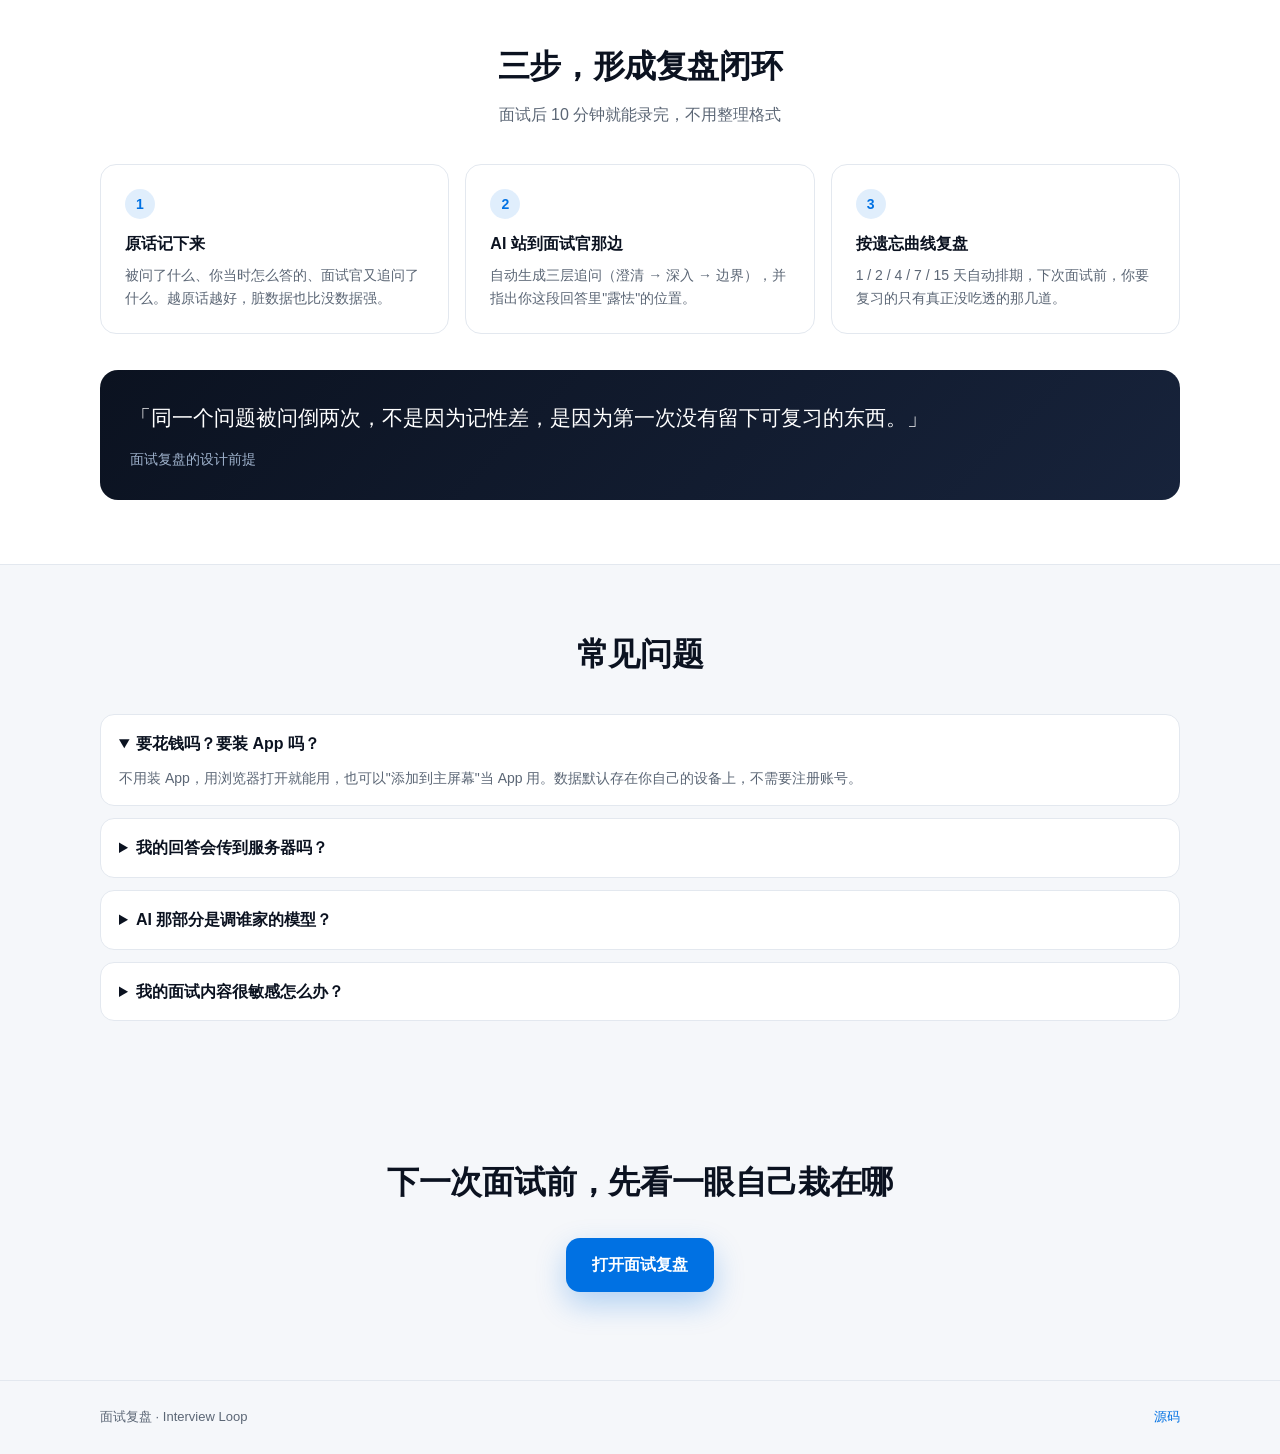
<file: landing.html>
<!DOCTYPE html>
<html lang="zh-CN">
<head>
<meta charset="UTF-8">
<meta name="viewport" content="width=device-width, initial-scale=1.0">
<title>面试复盘 · 下次面试不再栽在同一处</title>
<meta name="description" content="记录面试里被问倒的问题，AI 拆出面试官的三层追问，按遗忘曲线安排复盘。本地优先，不用注册。">
<meta name="theme-color" content="#0071e3">
<meta property="og:title" content="面试复盘 · 下次面试不再栽在同一处">
<meta property="og:description" content="把每次被问倒的问题，变成下一次不会再错的一页纸。">
<meta property="og:image" content="assets/shot-home.jpg">
<link rel="icon" href="assets/icon-192.png">
<style>
  :root {
    --blue: #0071e3;
    --blue-2: #42a1ff;
    --ink: #0b1220;
    --muted: #5b6675;
    --line: #e3e8ef;
    --bg: #f5f7fa;
    --card: #ffffff;
  }
  * { margin: 0; padding: 0; box-sizing: border-box; }
  body {
    font-family: -apple-system, BlinkMacSystemFont, 'Segoe UI', 'PingFang SC', 'Microsoft YaHei', sans-serif;
    color: var(--ink);
    background: var(--bg);
    line-height: 1.6;
    -webkit-font-smoothing: antialiased;
  }
  a { color: var(--blue); text-decoration: none; }
  .wrap { width: min(1080px, calc(100% - 40px)); margin: 0 auto; }

  .nav { position: sticky; top: 0; z-index: 10; background: rgba(245, 247, 250, .82); backdrop-filter: blur(14px); border-bottom: 1px solid var(--line); }
  .nav .wrap { display: flex; align-items: center; justify-content: space-between; height: 62px; }
  .brand { display: flex; align-items: center; gap: 9px; font-weight: 800; letter-spacing: .2px; }
  .brand img { width: 26px; height: 26px; border-radius: 7px; }
  .nav-cta { padding: 9px 16px; border-radius: 999px; background: var(--blue); color: #fff; font-size: 14px; font-weight: 700; }

  .hero { padding: 72px 0 48px; text-align: center; }
  .tag { display: inline-block; padding: 5px 12px; border-radius: 999px; background: rgba(0, 113, 227, .1); color: var(--blue); font-size: 13px; font-weight: 700; }
  h1 { margin: 18px auto 14px; max-width: 820px; font-size: clamp(30px, 5vw, 54px); line-height: 1.18; letter-spacing: -1px; }
  h1 em { font-style: normal; color: var(--blue); }
  .sub { margin: 0 auto; max-width: 620px; color: var(--muted); font-size: clamp(15px, 2vw, 18px); }
  .cta-row { margin-top: 30px; display: flex; gap: 12px; justify-content: center; flex-wrap: wrap; }
  .btn { display: inline-flex; align-items: center; gap: 8px; padding: 14px 26px; border-radius: 14px; font-weight: 700; font-size: 16px; }
  .btn-primary { background: var(--blue); color: #fff; box-shadow: 0 12px 30px rgba(0, 113, 227, .28); }
  .btn-ghost { background: var(--card); color: var(--ink); border: 1px solid var(--line); }
  .fine { margin-top: 14px; font-size: 13px; color: var(--muted); }

  .shots { display: flex; gap: 18px; justify-content: center; margin-top: 46px; flex-wrap: wrap; }
  .shots img { width: min(280px, 42vw); border-radius: 26px; box-shadow: 0 22px 50px rgba(12, 26, 51, .16); border: 1px solid var(--line); }

  section { padding: 64px 0; }
  .section-title { text-align: center; font-size: clamp(22px, 3vw, 32px); letter-spacing: -.4px; }
  .section-sub { text-align: center; color: var(--muted); margin-top: 10px; }

  .pain { display: grid; grid-template-columns: repeat(auto-fit, minmax(240px, 1fr)); gap: 16px; margin-top: 36px; }
  .pain-card { background: var(--card); border: 1px solid var(--line); border-radius: 16px; padding: 22px; }
  .pain-card b { display: block; margin-bottom: 8px; font-size: 16px; }
  .pain-card p { color: var(--muted); font-size: 14px; }

  .steps { display: grid; grid-template-columns: repeat(auto-fit, minmax(240px, 1fr)); gap: 16px; margin-top: 36px; }
  .step { background: var(--card); border: 1px solid var(--line); border-radius: 16px; padding: 24px; }
  .step .num { display: inline-flex; width: 30px; height: 30px; align-items: center; justify-content: center; border-radius: 50%; background: rgba(0, 113, 227, .12); color: var(--blue); font-weight: 800; font-size: 14px; }
  .step b { display: block; margin: 12px 0 8px; font-size: 16px; }
  .step p { color: var(--muted); font-size: 14px; }

  .quote { margin-top: 36px; background: linear-gradient(135deg, #0b1220, #17233b); color: #fff; border-radius: 18px; padding: 30px; }
  .quote p { font-size: clamp(16px, 2.2vw, 21px); line-height: 1.7; }
  .quote span { display: block; margin-top: 12px; color: #9fb2cc; font-size: 14px; }

  .faq { margin-top: 34px; display: grid; gap: 12px; }
  details { background: var(--card); border: 1px solid var(--line); border-radius: 14px; padding: 16px 18px; }
  summary { cursor: pointer; font-weight: 700; }
  details p { margin-top: 10px; color: var(--muted); font-size: 14px; }

  .final { text-align: center; padding: 72px 0 88px; }
  footer { border-top: 1px solid var(--line); padding: 26px 0; color: var(--muted); font-size: 13px; }
  footer .wrap { display: flex; justify-content: space-between; gap: 12px; flex-wrap: wrap; }
</style>
</head>
<body>

<nav class="nav">
  <div class="wrap">
    <div class="brand"><img src="assets/icon-192.png" alt="">面试复盘</div>
    <a class="nav-cta" href="./index.html">打开应用</a>
  </div>
</nav>

<header class="hero">
  <div class="wrap">
    <span class="tag">给正在跳槽的程序员</span>
    <h1>把每次被问倒的问题<br>变成<em>下一次不会再错</em>的一页纸</h1>
    <p class="sub">面试里卡住你的那 30 秒，才是最值钱的信息。记下来，AI 会拆出面试官接下来会怎么追问，再按遗忘曲线帮你复习。</p>
    <div class="cta-row">
      <a class="btn btn-primary" href="./index.html">开始记录（免注册）</a>
      <a class="btn btn-ghost" href="#how">看看怎么用</a>
    </div>
    <p class="fine">数据存在你自己的浏览器里，不上传服务器 · 可装到手机主屏</p>
  </div>
  <div class="wrap shots">
    <img src="assets/shot-home.jpg" alt="今日复盘清单">
    <img src="assets/shot-detail.jpg" alt="复盘详情：我当时的回答与更好的回答">
  </div>
</header>

<section>
  <div class="wrap">
    <h2 class="section-title">面试之后，你是不是也这样</h2>
    <p class="section-sub">问题不在于你没准备，而在于你从没留下证据</p>
    <div class="pain">
      <div class="pain-card">
        <b>答完就忘</b>
        <p>出了会议室还记得那句"这题没答好"，第二天就只剩一个模糊的懊恼。</p>
      </div>
      <div class="pain-card">
        <b>同一个坑，踩三次</b>
        <p>"为什么不用 X"这类问题每次都被追问，但你从没把 X 的代价讲清楚。</p>
      </div>
      <div class="pain-card">
        <b>刷题刷不到点上</b>
        <p>继续刷 500 道新题，不如把已经被问倒的那 10 个问题彻底吃透。</p>
      </div>
    </div>
  </div>
</section>

<section id="how" style="background:#fff;border-top:1px solid var(--line);border-bottom:1px solid var(--line)">
  <div class="wrap">
    <h2 class="section-title">三步，形成复盘闭环</h2>
    <p class="section-sub">面试后 10 分钟就能录完，不用整理格式</p>
    <div class="steps">
      <div class="step">
        <span class="num">1</span>
        <b>原话记下来</b>
        <p>被问了什么、你当时怎么答的、面试官又追问了什么。越原话越好，脏数据也比没数据强。</p>
      </div>
      <div class="step">
        <span class="num">2</span>
        <b>AI 站到面试官那边</b>
        <p>自动生成三层追问（澄清 → 深入 → 边界），并指出你这段回答里"露怯"的位置。</p>
      </div>
      <div class="step">
        <span class="num">3</span>
        <b>按遗忘曲线复盘</b>
        <p>1 / 2 / 4 / 7 / 15 天自动排期，下次面试前，你要复习的只有真正没吃透的那几道。</p>
      </div>
    </div>
    <div class="quote">
      <p>「同一个问题被问倒两次，不是因为记性差，是因为第一次没有留下可复习的东西。」</p>
      <span>面试复盘的设计前提</span>
    </div>
  </div>
</section>

<section>
  <div class="wrap">
    <h2 class="section-title">常见问题</h2>
    <div class="faq">
      <details open>
        <summary>要花钱吗？要装 App 吗？</summary>
        <p>不用装 App，用浏览器打开就能用，也可以"添加到主屏幕"当 App 用。数据默认存在你自己的设备上，不需要注册账号。</p>
      </details>
      <details>
        <summary>我的回答会传到服务器吗？</summary>
        <p>不会。默认是纯本地应用；只有你自己在设置里填了云端账号（Supabase）才会同步，且同步到的是你自己创建的项目。</p>
      </details>
      <details>
        <summary>AI 那部分是调谁家的模型？</summary>
        <p>你自己填 API Key（OpenAI 兼容接口都行），调用直接从你的浏览器发出去，不经过我们的服务器。没有 Key 也能先体验示例流程。</p>
      </details>
      <details>
        <summary>我的面试内容很敏感怎么办？</summary>
        <p>可以只记技术问题和你的回答，不记公司名。所有字段都能事后修改，也可以整体导出或删除。</p>
      </details>
    </div>
  </div>
</section>

<div class="final">
  <div class="wrap">
    <h2 class="section-title">下一次面试前，先看一眼自己栽在哪</h2>
    <div class="cta-row">
      <a class="btn btn-primary" href="./index.html">打开面试复盘</a>
    </div>
  </div>
</div>

<footer>
  <div class="wrap">
    <span>面试复盘 · Interview Loop</span>
    <a href="https://github.com/ZMYY26/ZM">源码</a>
  </div>
</footer>

<script>
/* 落地页埋点：和应用同源，数据写进同一份 localStorage（code_funnel_v1） */
(function () {
  try {
    var K = 'code_funnel_v1';
    function t(name) {
      var all = {};
      try { all = JSON.parse(localStorage.getItem(K) || '{}'); } catch (e) {}
      var item = all[name] || { count: 0, first: Date.now(), days: {} };
      item.count = (item.count || 0) + 1;
      item.last = Date.now();
      item.days = item.days || {};
      var day = new Date().toISOString().slice(0, 10);
      item.days[day] = (item.days[day] || 0) + 1;
      all[name] = item;
      localStorage.setItem(K, JSON.stringify(all));
    }
    t('landing_view');
    document.querySelectorAll('a[href="./index.html"], .nav-cta, .btn-primary').forEach(function (el) {
      el.addEventListener('click', function () { t('landing_cta_click'); });
    });
  } catch (e) {}
})();
</script></body>
</html>
</file>
<file: style.css>
/* ========== 全局重置 ========== */
* {
    margin: 0;
    padding: 0;
    box-sizing: border-box;
    -webkit-tap-highlight-color: transparent;
}

:root {
    /* ---- 主色 · Apple Blue ---- */
    --primary: #0071e3;
    --primary-light: #42a1ff;
    --primary-dark: #0058b0;
    --primary-glow: rgba(0, 113, 227, 0.32);
    --danger: #ff3b30;
    --success: #34c759;
    --warning: #ff9500;

    /* ---- 语义状态文字（浅色底上的深色语义文字）---- */
    --success-text: #1a7c37;
    --danger-text: #c0392b;
    --success-tint: rgba(52, 199, 89, 0.10);
    --danger-tint: rgba(255, 59, 48, 0.10);
    --warning-tint: rgba(255, 149, 0, 0.12);

    /* ---- 中性色 · 冷灰底让玻璃更有层次 ---- */
    --bg: #f4f6f8;
    --card: #ffffff;
    --text: #1d1d1f;
    --text-primary: #1d1d1f;
    --text-secondary: #6e6e73;
    --border: #e6e8ec;
    --surface: #eef0f3;
    --surface-2: #e4e6eb;

    /* ---- 玻璃拟态（Glassmorphism）---- */
    --glass: rgba(255, 255, 255, 0.72);
    --glass-strong: rgba(255, 255, 255, 0.88);
    --glass-border: rgba(255, 255, 255, 0.75);
    --blur: 20px;

    /* ---- 阴影层级 ---- */
    --shadow-sm: 0 1px 3px rgba(0, 0, 0, 0.05);
    --shadow: 0 4px 16px rgba(0, 0, 0, 0.06);
    --shadow-lg: 0 12px 32px rgba(0, 0, 0, 0.10);

    /* ---- 圆角与动效 ---- */
    --radius: 14px;
    --radius-lg: 20px;
    --ease: cubic-bezier(0.22, 1, 0.36, 1);
}

/* ========== 暗黑模式配色（Apple Dark Mode） ========== */
[data-theme="dark"] {
    --bg: #0a0a0c;
    --card: #1c1c1e;
    --text: #fbfbfd;
    --text-primary: #fbfbfd;
    --text-secondary: #8e8e93;
    --success-text: #66d47f;
    --danger-text: #ff6b5e;
    --success-tint: rgba(52, 199, 89, 0.16);
    --danger-tint: rgba(255, 59, 48, 0.16);
    --warning-tint: rgba(255, 149, 0, 0.16);
    --border: #38383a;
    --surface: #2c2c2e;
    --surface-2: #3a3a3c;
    --shadow-sm: 0 1px 3px rgba(0, 0, 0, 0.5);
    --shadow: 0 4px 16px rgba(0, 0, 0, 0.5);
    --shadow-lg: 0 12px 32px rgba(0, 0, 0, 0.6);
    --primary: #0a84ff;
    --primary-light: #64b5ff;
    --primary-dark: #0066cc;
    --primary-glow: rgba(10, 132, 255, 0.4);
    --glass: rgba(28, 28, 30, 0.55);
    --glass-strong: rgba(28, 28, 30, 0.82);
    --glass-border: rgba(255, 255, 255, 0.08);
}

html {
    background: var(--bg);
    transition: background 0.4s var(--ease);
}

body {
    font-family: -apple-system, BlinkMacSystemFont, 'Segoe UI', 'PingFang SC', 'Microsoft YaHei', sans-serif;
    background: transparent;
    color: var(--text);
    -webkit-font-smoothing: antialiased;
    text-rendering: optimizeLegibility;
    line-height: 1.5;
    min-height: 100vh;
    max-width: 480px;
    margin: 0 auto;
    position: relative;
    padding-bottom: 70px;
    overflow-x: hidden;
    transition: color 0.4s var(--ease);
}

/* ---- 环境氛围光斑（玻璃拟态背景）---- */
.ambient {
    position: fixed;
    inset: 0;
    z-index: -1;
    pointer-events: none;
    overflow: hidden;
}
.ambient::before,
.ambient::after {
    content: '';
    position: absolute;
    border-radius: 50%;
    filter: blur(80px);
}
.ambient::before {
    width: 46vmax;
    height: 46vmax;
    top: -12vmax;
    right: -14vmax;
    background: radial-gradient(circle at 35% 35%, rgba(86, 180, 255, 0.45), transparent 70%);
}
.ambient::after {
    width: 42vmax;
    height: 42vmax;
    bottom: -16vmax;
    left: -16vmax;
    background: radial-gradient(circle at 60% 60%, rgba(66, 161, 255, 0.30), transparent 70%);
}
[data-theme="dark"] .ambient::before { opacity: 0.34; }
[data-theme="dark"] .ambient::after { opacity: 0.22; }

/* ========== 顶部导航 ========== */
.app-header {
    position: sticky;
    top: 0;
    z-index: 100;
    background: var(--primary);
    color: #fbfbfd;
    padding: 12px 16px;
    display: flex;
    align-items: center;
    justify-content: space-between;
    box-shadow: var(--shadow);
    overflow: hidden;
}

.header-canvas {
    position: absolute;
    inset: 0;
    width: 100%;
    height: 100%;
    z-index: 0;
    pointer-events: none;
    opacity: 0.4;
}

.app-header > *:not(.header-canvas) {
    position: relative;
    z-index: 1;
}

.header-left, .header-right {
    width: 40px;
    display: flex;
    align-items: center;
}

.header-right {
    justify-content: flex-end;
}

.header-title {
    font-size: 17px;
    font-weight: 600;
    flex: 1;
    text-align: center;
}

.icon-btn {
    background: rgba(255, 255, 255, 0.2);
    border: none;
    color: white;
    width: 36px;
    height: 36px;
    border-radius: 50%;
    font-size: 18px;
    cursor: pointer;
    transition: background 0.2s;
    display: inline-flex;
    align-items: center;
    justify-content: center;
}

.icon-btn svg {
    width: 18px;
    height: 18px;
    display: block;
}

/* 内容区内联语义图标 */
.ico {
    display: inline-flex;
    align-items: center;
    justify-content: center;
    vertical-align: -2px;
    margin: 0 2px;
    transition: color 0.2s, filter 0.2s;
}
.ico svg {
    width: 16px;
    height: 16px;
    display: block;
    stroke: currentColor;
    fill: none;
    stroke-width: 1.6;
    stroke-linecap: round;
    stroke-linejoin: round;
}

/* === 双色点缀：按语义着色 === */
/* 成功 / 已掌握 */
.ico[data-ico="check"],
.ico[data-ico="check-circle"] { color: var(--success); }
/* 错误 / 关闭 */
.ico[data-ico="x"],
.ico[data-ico="x-circle"] { color: var(--danger); }
/* 警告 / 待复习 */
.ico[data-ico="alert-triangle"] { color: var(--warning); }
/* 成就 / 勋章 — 主色 + 微光晕 */
.ico[data-ico="trophy"],
.ico[data-ico="crown"],
.ico[data-ico="medal"],
.ico[data-ico="star"],
.ico[data-ico="gem"] {
    color: var(--primary);
}
.ico[data-ico="trophy"] svg,
.ico[data-ico="crown"] svg,
.ico[data-ico="medal"] svg,
.ico[data-ico="star"] svg,
.ico[data-ico="gem"] svg {
    filter: drop-shadow(0 0 1.5px var(--primary-glow));
}
/* 火焰 / 打卡 */
.ico[data-ico="flame"] { color: var(--primary); }
.ico[data-ico="flame"] svg { filter: drop-shadow(0 0 1.5px var(--primary-glow)); }
/* AI / 机器人 */
.ico[data-ico="bot"] { color: var(--primary); }
/* 目标 */
.ico[data-ico="target"] { color: var(--primary); }
/* 趋势上升 */
.ico[data-ico="trending-up"] { color: var(--success); }

/* === 状态图标：徽章式浅色填充背景 === */
.ico[data-ico="check-circle"],
.ico[data-ico="x-circle"] {
    background: rgba(52, 199, 89, 0.12);
    border-radius: 50%;
    padding: 1px;
}
.ico[data-ico="x-circle"] {
    background: rgba(255, 59, 48, 0.12);
}
.ico[data-ico="alert-triangle"] {
    background: rgba(255, 149, 0, 0.12);
    border-radius: 4px;
    padding: 1px;
}

/* === 区块标题图标：浅色圆角背景 + 微阴影 === */
.stats-card-title > .ico,
.challenge-card-title > .ico,
.knowledge-section h3 > .ico,
h3 > .ico {
    background: rgba(0, 113, 227, 0.1);
    color: var(--primary);
    border-radius: 8px;
    padding: 4px 5px;
    margin-right: 6px;
    box-shadow: 0 1px 4px rgba(0, 113, 227, 0.12);
}

/* 深色模式下标题图标背景微调 */
[data-theme="dark"] .stats-card-title > .ico,
[data-theme="dark"] .challenge-card-title > .ico,
[data-theme="dark"] .knowledge-section h3 > .ico,
[data-theme="dark"] h3 > .ico {
    background: rgba(10, 132, 255, 0.18);
    box-shadow: 0 1px 6px rgba(10, 132, 255, 0.2);
}
[data-theme="dark"] .ico[data-ico="check-circle"] { background: rgba(52, 199, 89, 0.18); }
[data-theme="dark"] .ico[data-ico="x-circle"] { background: rgba(255, 59, 48, 0.18); }
[data-theme="dark"] .ico[data-ico="alert-triangle"] { background: rgba(255, 149, 0, 0.18); }

/* === 图标微动画：呼应 reactbits 交互风格 === */
@keyframes ico-pulse {
    0%, 100% { transform: scale(1); }
    50% { transform: scale(1.08); }
}
@keyframes ico-float {
    0%, 100% { transform: translateY(0); }
    50% { transform: translateY(-1.5px); }
}
@keyframes ico-spin-slow {
    from { transform: rotate(0deg); }
    to { transform: rotate(360deg); }
}

/* 火焰图标：呼吸脉动 */
.ico[data-ico="flame"] { animation: ico-pulse 2.4s ease-in-out infinite; }
/* 成就图标：轻微浮动 */
.ico[data-ico="trophy"],
.ico[data-ico="crown"],
.ico[data-ico="medal"],
.ico[data-ico="gem"] { animation: ico-float 3s ease-in-out infinite; }
/* 挑战目标图标：浮动 */
.challenge-card-title .ico[data-ico="target"] { animation: ico-float 2.8s ease-in-out infinite; }
/* 刷新图标：悬停旋转 */
.ico[data-ico="refresh-cw"]:hover { animation: ico-spin-slow 0.8s linear; }

/* 所有图标交互反馈 */
button:hover .ico,
a:hover .ico,
[onclick]:hover .ico {
    transform: scale(1.1);
}
button .ico,
a .ico,
[onclick] .ico {
    transition: transform 0.2s ease;
}

.icon-btn:hover {
    background: rgba(255, 255, 255, 0.3);
}

.icon-btn:active {
    transform: scale(0.95);
}

/* ========== 全局微交互（呼应 uiverse / reactbits） ========== */
/* 键盘焦点可见性（无障碍） */
:focus-visible {
    outline: 2px solid var(--primary-light);
    outline-offset: 2px;
    border-radius: 6px;
}

/* 主行动按钮：悬停发光 + 微抬升 */
.submit-btn,
.practice-quiz-btn-primary,
.action-btn.primary,
.fab-btn,
.ai-tag-btn {
    transition: transform 0.18s var(--ease), box-shadow 0.18s var(--ease), background 0.2s;
}
.submit-btn:hover,
.practice-quiz-btn-primary:hover,
.action-btn.primary:hover,
.fab-btn:hover {
    transform: translateY(-1px);
    box-shadow: 0 8px 24px var(--primary-glow);
}
.ai-tag-btn:hover {
    box-shadow: 0 4px 14px var(--primary-glow);
}
.submit-btn:active,
.practice-quiz-btn-primary:active,
.action-btn.primary:active,
.fab-btn:active,
.ai-tag-btn:active {
    transform: scale(0.97);
}

/* 底部导航：按压回弹 + 图标弹跳 */
.nav-item {
    transition: color 0.2s, transform 0.18s var(--ease);
}
.nav-item:active {
    transform: scale(0.9);
}
.nav-item.active .nav-icon {
    transform: translateY(-1px);
}
.nav-icon {
    transition: transform 0.2s var(--ease);
}

/* 胶囊筛选：悬停高亮 */
.knowledge-cat-tab:hover,
.practice-cat-btn:hover,
.challenge-opt-btn:hover {
    border-color: var(--primary);
    color: var(--primary);
}

/* 首页瓦片：悬停轻微抬升 */
.stats-bar,
.points-card,
.streak-card,
.challenge-card {
    transition: transform 0.18s var(--ease), box-shadow 0.18s var(--ease);
}
.stats-bar:hover,
.points-card:hover,
.streak-card:hover,
.challenge-card:hover {
    transform: translateY(-2px);
    box-shadow: var(--shadow-lg);
}

/* ========== 页面容器 ========== */
.app-main {
    padding: 16px;
}

.page {
    display: none;
    animation: fadeIn 0.25s ease;
}

.page.active {
    display: block;
}

@keyframes fadeIn {
    from { opacity: 0; transform: translateY(8px); }
    to { opacity: 1; transform: translateY(0); }
}

/* ========== 首页 Bento 问候头部 ========== */
.hero-card {
    display: flex;
    align-items: center;
    justify-content: space-between;
    gap: 16px;
    background: linear-gradient(135deg, var(--card) 0%, var(--surface) 100%);
    border: 1px solid var(--border);
    border-radius: var(--radius-lg);
    padding: 18px 20px;
    margin-bottom: 14px;
    box-shadow: var(--shadow);
    position: relative;
    overflow: hidden;
}
/* 头部玻璃高光 */
.hero-card::before {
    content: '';
    position: absolute;
    inset: 0;
    background: radial-gradient(circle at 85% 15%, var(--primary-glow), transparent 45%);
    pointer-events: none;
}
.hero-card > * {
    position: relative;
    z-index: 1;
}
.hero-greeting {
    flex: 1;
    min-width: 0;
}
.hero-hi {
    font-size: 21px;
    font-weight: 700;
    letter-spacing: 0.2px;
}
.hero-date {
    font-size: 12px;
    color: var(--text-secondary);
    margin-top: 3px;
}
.hero-sub {
    font-size: 13px;
    color: var(--primary);
    font-weight: 600;
    margin-top: 8px;
}
.hero-ring {
    position: relative;
    width: 76px;
    height: 76px;
    flex: 0 0 auto;
}
.progress-ring {
    width: 76px;
    height: 76px;
    transform: rotate(-90deg);
}
.progress-ring-bg,
.progress-ring-fill {
    fill: none;
    stroke-width: 7;
    stroke-linecap: round;
}
.progress-ring-bg {
    stroke: var(--surface-2);
}
.progress-ring-fill {
    stroke: var(--primary);
    stroke-dasharray: 213.6;
    stroke-dashoffset: 213.6;
    transition: stroke-dashoffset 0.9s var(--ease);
    filter: drop-shadow(0 0 3px var(--primary-glow));
}
.hero-ring-center {
    position: absolute;
    inset: 0;
    display: flex;
    flex-direction: column;
    align-items: center;
    justify-content: center;
}
.hero-ring-num {
    font-size: 17px;
    font-weight: 700;
    color: var(--primary);
    line-height: 1;
    font-variant-numeric: tabular-nums;
}
.hero-ring-label {
    font-size: 10px;
    color: var(--text-secondary);
    margin-top: 2px;
}

/* ========== 统计条 ========== */
.stats-bar {
    display: flex;
    background: var(--card);
    border-radius: var(--radius);
    padding: 16px;
    margin-bottom: 12px;
    box-shadow: var(--shadow);
}

.stat-item {
    flex: 1;
    text-align: center;
    position: relative;
}

.stat-item:not(:last-child)::after {
    content: '';
    position: absolute;
    right: 0;
    top: 25%;
    height: 50%;
    width: 1px;
    background: var(--border);
}

.stat-num {
    display: block;
    font-size: 24px;
    font-weight: 700;
    color: var(--text);
    font-variant-numeric: tabular-nums;
    letter-spacing: -0.5px;
}

.stat-item:nth-child(1) .stat-num { color: var(--primary); }
.stat-item:nth-child(2) .stat-num { color: var(--warning); }
.stat-item:nth-child(3) .stat-num { color: var(--success); }

.stat-label {
    font-size: 12px;
    color: var(--text-secondary);
    margin-top: 4px;
}

/* ========== 筛选栏 ========== */
.filter-bar {
    display: flex;
    gap: 8px;
    margin-bottom: 12px;
    overflow-x: auto;
    padding-bottom: 4px;
}

.filter-select {
    flex: 0 0 auto;
    padding: 8px 12px;
    border: 1px solid var(--border);
    border-radius: 8px;
    background: var(--card);
    font-size: 13px;
    color: var(--text);
    cursor: pointer;
    outline: none;
    white-space: nowrap;
}

.filter-select:focus {
    border-color: var(--primary);
}

/* ========== 错题列表 ========== */
.mistake-list {
    display: flex;
    flex-direction: column;
    gap: 12px;
}

/* 卡片悬停微抬升（错题 / 知识 / 练习通用） */
.mistake-card:hover,
.knowledge-card:hover,
.practice-card:hover {
    transform: translateY(-2px);
    box-shadow: var(--shadow-lg);
}

.mistake-card {
    background: var(--card);
    border-radius: var(--radius);
    padding: 14px;
    box-shadow: var(--shadow);
    cursor: pointer;
    transition: transform 0.15s, box-shadow 0.15s;
    border-left: 4px solid var(--primary);
}

.mistake-card:active {
    transform: scale(0.98);
    box-shadow: var(--shadow-lg);
}

.mistake-card.mastered {
    border-left-color: var(--success);
    opacity: 0.85;
}

.mistake-card.reviewing {
    border-left-color: var(--warning);
}

.card-header {
    display: flex;
    align-items: center;
    gap: 8px;
    margin-bottom: 8px;
}

.lang-badge {
    font-size: 11px;
    padding: 3px 8px;
    border-radius: 4px;
    background: var(--surface);
    color: var(--primary);
    font-weight: 500;
}

.card-status {
    font-size: 11px;
    padding: 3px 8px;
    border-radius: 4px;
    margin-left: auto;
}

.status-pending {
    background: var(--danger-tint);
    color: var(--danger);
}

.status-reviewing {
    background: var(--warning-tint);
    color: var(--warning);
}

.status-mastered {
    background: var(--success-tint);
    color: var(--success);
}

.card-title {
    font-size: 15px;
    font-weight: 600;
    margin-bottom: 6px;
    color: var(--text);
}

.card-preview {
    font-size: 13px;
    color: var(--text-secondary);
    background: var(--surface);
    color: var(--text);
    padding: 8px 10px;
    border-radius: 6px;
    font-family: 'Menlo', 'Consolas', monospace;
    font-size: 12px;
    overflow: hidden;
    text-overflow: ellipsis;
    white-space: nowrap;
    margin-bottom: 8px;
}

.card-tags {
    display: flex;
    flex-wrap: wrap;
    gap: 6px;
    margin-bottom: 8px;
}

.card-tag {
    font-size: 11px;
    padding: 2px 8px;
    border-radius: 10px;
    background: var(--surface-2);
    color: var(--text-secondary);
}

.card-footer {
    display: flex;
    justify-content: space-between;
    align-items: center;
    font-size: 12px;
    color: var(--text-secondary);
}

.card-source {
    background: var(--success-tint);
    color: #4a7a56;
    padding: 2px 8px;
    border-radius: 4px;
    font-size: 11px;
}

/* ========== 空状态 ========== */
.empty-state {
    text-align: center;
    padding: 60px 20px;
}

.empty-icon {
    font-size: 48px;
    margin-bottom: 16px;
}

.empty-text {
    font-size: 16px;
    color: var(--text-secondary);
    margin-bottom: 8px;
}

.empty-hint {
    font-size: 13px;
    color: #8e8e93;
}

/* ========== 分类页 ========== */
.category-summary {
    background: var(--card);
    border-radius: var(--radius);
    padding: 16px;
    margin-bottom: 12px;
    box-shadow: var(--shadow);
}

.category-summary h3 {
    font-size: 15px;
    margin-bottom: 12px;
    color: var(--text);
}

.tag-cloud {
    display: flex;
    flex-wrap: wrap;
    gap: 10px;
}

.tag-item {
    display: inline-flex;
    align-items: center;
    gap: 6px;
    padding: 8px 14px;
    border-radius: 20px;
    background: var(--surface);
    color: var(--primary);
    font-size: 13px;
    font-weight: 500;
    cursor: pointer;
    transition: transform 0.15s;
}

.tag-item:active {
    transform: scale(0.95);
}

.tag-count {
    background: var(--primary);
    color: white;
    font-size: 11px;
    padding: 1px 7px;
    border-radius: 10px;
}

.lang-stats {
    display: flex;
    flex-direction: column;
    gap: 10px;
}

.lang-stat-item {
    display: flex;
    align-items: center;
    gap: 12px;
}

.lang-name {
    width: 80px;
    font-size: 13px;
    color: var(--text-secondary);
}

.lang-bar {
    flex: 1;
    height: 20px;
    background: var(--surface-2);
    border-radius: 10px;
    overflow: hidden;
}

.lang-bar-fill {
    height: 100%;
    background: var(--primary);
    border-radius: 10px;
    transition: width 0.3s;
}

.lang-count {
    width: 40px;
    text-align: right;
    font-size: 13px;
    font-weight: 600;
    color: var(--primary);
}

/* ========== 复习页 ========== */
.review-header {
    background: var(--card);
    border: 1px solid var(--border);
    border-radius: var(--radius);
    padding: 16px;
    margin-bottom: 12px;
}

.review-header h3 {
    color: var(--text);
    margin-bottom: 8px;
    font-size: 15px;
}

.review-tip {
    font-size: 12px;
    color: var(--text-secondary);
}

.review-timeline {
    display: flex;
    flex-direction: column;
    gap: 12px;
}

.review-group {
    background: var(--card);
    border-radius: var(--radius);
    padding: 14px;
    box-shadow: var(--shadow);
}

.review-group-header {
    display: flex;
    align-items: center;
    justify-content: space-between;
    margin-bottom: 10px;
    padding-bottom: 10px;
    border-bottom: 1px solid var(--border);
}

.review-date {
    font-size: 14px;
    font-weight: 600;
    color: var(--text);
}

.review-date-badge {
    font-size: 11px;
    padding: 3px 10px;
    border-radius: 10px;
    font-weight: 500;
}

.review-date-badge.today {
    background: var(--danger-tint);
    color: var(--danger-text);
}

.review-date-badge.tomorrow {
    background: #faf6ef;
    color: #a07035;
}

.review-date-badge.soon {
    background: #e0e8f0;
    color: var(--primary);
}

.review-date-badge.later {
    background: var(--surface-2);
    color: var(--text-secondary);
}

.review-items {
    display: flex;
    flex-direction: column;
    gap: 8px;
}

.review-item {
    display: flex;
    align-items: center;
    gap: 10px;
    padding: 10px;
    background: var(--surface);
    border-radius: 8px;
    cursor: pointer;
}

.review-item:active {
    background: var(--surface-2);
}

.review-item-title {
    flex: 1;
    font-size: 14px;
    font-weight: 500;
}

.review-check {
    width: 24px;
    height: 24px;
    border: 2px solid var(--border);
    border-radius: 50%;
    display: flex;
    align-items: center;
    justify-content: center;
    font-size: 14px;
    color: var(--success);
}

.review-check.done {
    border-color: var(--success);
    background: var(--success);
    color: white;
}

/* ========== 编辑表单 ========== */
.edit-form {
    background: var(--card);
    border-radius: var(--radius);
    padding: 16px;
    box-shadow: var(--shadow);
}

.form-group {
    margin-bottom: 18px;
}

.form-label {
    display: block;
    font-size: 13px;
    font-weight: 500;
    margin-bottom: 8px;
    color: var(--text);
}

.form-input {
    width: 100%;
    padding: 12px 14px;
    border: 1px solid var(--border);
    border-radius: 8px;
    font-size: 14px;
    font-family: inherit;
    background: var(--bg);
    transition: border-color 0.2s;
    outline: none;
}

.form-input:focus {
    border-color: var(--primary);
    background: var(--card);
}

.form-textarea {
    resize: vertical;
    min-height: 80px;
}

.code-input {
    font-family: 'Menlo', 'Consolas', 'Courier New', monospace;
    font-size: 13px;
    background: var(--surface);
    color: var(--text);
    border-color: #d2d2d7;
}

.code-input:focus {
    border-color: var(--primary-light);
    background: var(--surface);
}

/* 图片上传 */
.image-upload {
    display: flex;
    flex-direction: column;
    gap: 10px;
}

.upload-btn {
    display: inline-flex;
    align-items: center;
    justify-content: center;
    gap: 8px;
    padding: 12px;
    border: 2px dashed var(--border);
    border-radius: 8px;
    background: var(--bg);
    color: var(--text-secondary);
    font-size: 14px;
    cursor: pointer;
    transition: all 0.2s;
}

.upload-btn:active {
    border-color: var(--primary);
    color: var(--primary);
}

.upload-btn--primary {
    background: var(--primary);
    color: #fff;
    border-color: var(--primary);
}
.upload-btn--primary:active {
    color: #fff;
    border-color: var(--primary-dark);
    background: var(--primary-dark);
}

.upload-icon {
    font-size: 20px;
}

.image-preview {
    position: relative;
    display: inline-block;
}

.image-preview img {
    max-width: 100%;
    border-radius: 8px;
    border: 1px solid var(--border);
}

.image-remove {
    position: absolute;
    top: 8px;
    right: 8px;
    width: 28px;
    height: 28px;
    border-radius: 50%;
    background: rgba(0, 0, 0, 0.6);
    color: white;
    border: none;
    font-size: 16px;
    cursor: pointer;
}

.submit-btn {
    width: 100%;
    padding: 14px;
    background: var(--primary);
    color: white;
    border: none;
    border-radius: 8px;
    font-size: 16px;
    font-weight: 600;
    cursor: pointer;
    transition: transform 0.15s;
    margin-top: 10px;
}

.submit-btn:active {
    transform: scale(0.98);
}

/* ========== 详情页 ========== */
.detail-container {
    background: var(--card);
    border-radius: var(--radius);
    padding: 18px;
    box-shadow: var(--shadow);
}

.detail-header {
    border-bottom: 1px solid var(--border);
    padding-bottom: 14px;
    margin-bottom: 14px;
}

.detail-title {
    font-size: 18px;
    font-weight: 700;
    margin-bottom: 10px;
}

.detail-meta {
    display: flex;
    flex-wrap: wrap;
    gap: 8px;
}

.meta-tag {
    font-size: 12px;
    padding: 4px 10px;
    border-radius: 12px;
    background: var(--surface);
    color: var(--primary);
}

.detail-section {
    margin-bottom: 20px;
}

.detail-section-title {
    font-size: 14px;
    font-weight: 600;
    margin-bottom: 10px;
    color: var(--text);
    display: flex;
    align-items: center;
    gap: 6px;
}

.detail-section-title::before {
    content: '';
    width: 3px;
    height: 14px;
    background: var(--primary);
    border-radius: 2px;
}

.detail-desc {
    font-size: 14px;
    color: var(--text-secondary);
    line-height: 1.6;
    padding: 12px;
    background: var(--surface);
    border-radius: 8px;
}

.detail-image {
    text-align: center;
}

.detail-image img {
    max-width: 100%;
    border-radius: 8px;
    border: 1px solid var(--border);
}

/* ========== 云端账号区块 ========== */
.cloud-account {
    margin-bottom: 18px;
    padding-bottom: 14px;
    border-bottom: 1px solid var(--border);
}

.cloud-account-title {
    font-size: 15px;
    font-weight: 700;
    margin-bottom: 8px;
}

.cloud-account-hint {
    margin-bottom: 10px;
    color: var(--text-secondary);
    font-size: 12px;
    line-height: 1.6;
}

.cloud-account-hint code {
    padding: 1px 4px;
    border-radius: 4px;
    background: var(--surface);
    font-size: 11px;
}

.cloud-account-user {
    display: flex;
    align-items: center;
    gap: 6px;
    margin-bottom: 6px;
    font-size: 14px;
}

.legacy-sync { margin-top: 18px; }

.legacy-sync > summary {
    padding: 6px 0;
    color: var(--text-secondary);
    font-size: 13px;
    cursor: pointer;
}
/* 图片只存在本机 IndexedDB，云端同步不带图片；换设备查看时用这个占位 */
.image-missing {
    display: block;
    padding: 18px 12px;
    border: 1px dashed var(--border);
    border-radius: 8px;
    background: var(--surface);
    color: var(--text-secondary);
    font-size: 13px;
    text-align: center;
}

.code-block {
    border-radius: 8px;
    overflow: hidden;
    margin-bottom: 10px;
}

.code-block-header {
    padding: 6px 12px;
    font-size: 12px;
    font-weight: 500;
}

.code-block-header.wrong {
    background: var(--danger-tint);
    color: var(--danger);
}

.code-block-header.right {
    background: var(--success-tint);
    color: var(--success);
}

.code-block pre {
    margin: 0;
    border-radius: 0;
    max-height: 400px;
    overflow: auto;
}

.detail-note {
    font-size: 14px;
    color: var(--text);
    line-height: 1.6;
    padding: 12px;
    background: var(--surface);
    border-radius: 8px;
    border-left: 3px solid var(--primary);
    white-space: pre-wrap;
}

.detail-footer {
    display: flex;
    gap: 10px;
    padding-top: 14px;
    border-top: 1px solid var(--border);
}

.action-btn {
    flex: 1;
    padding: 10px;
    border-radius: 8px;
    font-size: 14px;
    font-weight: 500;
    cursor: pointer;
    border: none;
    transition: transform 0.15s;
}

.action-btn:active {
    transform: scale(0.95);
}

.action-btn.primary {
    background: var(--primary);
    color: white;
}

.action-btn.success {
    background: var(--success);
    color: white;
}

.action-btn.warning {
    background: var(--warning);
    color: white;
}

.action-btn.danger {
    background: var(--danger-tint);
    color: var(--danger);
    border: 1px solid rgba(255, 59, 48, 0.28);
}

/* ========== 搜索弹窗 ========== */
.modal-overlay {
    position: fixed;
    top: 0;
    left: 0;
    right: 0;
    bottom: 0;
    background: rgba(0, 0, 0, 0.5);
    z-index: 200;
    animation: fadeIn 0.2s;
}

.modal-content {
    background: var(--card);
    margin-top: 60px;
    border-radius: 0 0 16px 16px;
    padding: 16px;
    max-height: calc(100vh - 80px);
    overflow-y: auto;
}

.search-box {
    display: flex;
    align-items: center;
    gap: 10px;
    margin-bottom: 16px;
}

.search-input {
    flex: 1;
    padding: 12px 16px;
    border: 1px solid var(--border);
    border-radius: 24px;
    font-size: 14px;
    outline: none;
    background: var(--surface);
}

.search-input:focus {
    border-color: var(--primary);
    background: var(--card);
}

.search-results {
    display: flex;
    flex-direction: column;
    gap: 10px;
}

.search-item {
    padding: 12px;
    background: var(--surface);
    border-radius: 8px;
    cursor: pointer;
}

.search-item:active {
    background: var(--surface-2);
}

.search-item-title {
    font-weight: 600;
    margin-bottom: 4px;
}

.search-item-preview {
    font-size: 12px;
    color: var(--text-secondary);
    font-family: monospace;
}

/* ========== 悬浮按钮 ========== */
.fab-btn {
    position: fixed;
    right: 20px;
    bottom: 90px;
    width: 56px;
    height: 56px;
    border-radius: 50%;
    background: var(--primary);
    color: white;
    font-size: 28px;
    font-weight: 300;
    border: none;
    cursor: pointer;
    box-shadow: 0 4px 16px rgba(0, 113, 227, 0.4);
    z-index: 50;
    transition: transform 0.15s, box-shadow 0.15s;
    display: flex;
    align-items: center;
    justify-content: center;
}

.fab-btn:active {
    transform: scale(0.92);
    box-shadow: 0 2px 8px rgba(0, 113, 227, 0.3);
}

/* ========== 底部导航 ========== */
.bottom-nav {
    position: fixed;
    bottom: 0;
    left: 50%;
    transform: translateX(-50%);
    width: 100%;
    max-width: 480px;
    background: var(--card);
    display: flex;
    box-shadow: 0 -2px 12px rgba(0, 0, 0, 0.08);
    border-top: 1px solid var(--border);
    z-index: 100;
}

.nav-item {
    flex: 1;
    display: flex;
    flex-direction: column;
    align-items: center;
    padding: 8px 0;
    background: none;
    border: none;
    cursor: pointer;
    position: relative;
    color: var(--text-secondary);
    transition: color 0.2s;
}

.nav-item.active {
    color: var(--primary);
}

.nav-icon {
    display: inline-flex;
    align-items: center;
    justify-content: center;
    margin-bottom: 2px;
}

.nav-icon svg {
    width: 22px;
    height: 22px;
    display: block;
}

.nav-label {
    font-size: 10px;
}

.nav-badge {
    position: absolute;
    top: 4px;
    right: 50%;
    transform: translateX(16px);
    min-width: 18px;
    height: 18px;
    padding: 0 5px;
    background: var(--danger);
    color: white;
    font-size: 10px;
    border-radius: 9px;
    display: flex;
    align-items: center;
    justify-content: center;
    font-weight: 600;
}

/* ========== Toast ========== */
.toast {
    position: fixed;
    top: 50%;
    left: 50%;
    transform: translate(-50%, -50%);
    background: rgba(0, 0, 0, 0.8);
    color: white;
    padding: 12px 24px;
    border-radius: 8px;
    font-size: 14px;
    z-index: 1000;
    opacity: 0;
    pointer-events: none;
    transition: opacity 0.2s;
}

.toast.show {
    opacity: 1;
}

/* ========== 响应式 ========== */
@media (max-width: 380px) {
    .stat-num {
        font-size: 20px;
    }

    .fab-btn {
        width: 50px;
        height: 50px;
        font-size: 24px;
    }
}

/* 滚动条美化 */
::-webkit-scrollbar {
    width: 4px;
    height: 4px;
}

::-webkit-scrollbar-track {
    background: transparent;
}

::-webkit-scrollbar-thumb {
    background: var(--surface-2);
    border-radius: 2px;
}

::-webkit-scrollbar-thumb:hover {
    background: #8e8e93;
}

/* ========== 知识库页 ========== */
.knowledge-search-bar {
    margin-bottom: 12px;
}

.knowledge-search-input {
    width: 100%;
    padding: 12px 16px;
    border: 1px solid var(--border);
    border-radius: 24px;
    font-size: 14px;
    outline: none;
    background: var(--card);
    transition: border-color 0.2s;
}

.knowledge-search-input:focus {
    border-color: var(--primary);
}

.knowledge-categories {
    display: flex;
    gap: 8px;
    margin-bottom: 12px;
    overflow-x: auto;
    padding-bottom: 4px;
}

.knowledge-cat-tab {
    flex: 0 0 auto;
    padding: 7px 14px;
    border-radius: 20px;
    background: var(--card);
    border: 1px solid var(--border);
    font-size: 13px;
    color: var(--text-secondary);
    cursor: pointer;
    white-space: nowrap;
    transition: all 0.2s;
}

.knowledge-cat-tab.active {
    background: var(--primary);
    color: white;
    border-color: transparent;
}

.knowledge-cat-count {
    font-size: 11px;
    opacity: 0.7;
    margin-left: 4px;
}

.knowledge-list {
    display: flex;
    flex-direction: column;
    gap: 12px;
}

.knowledge-card {
    background: var(--card);
    border-radius: var(--radius);
    padding: 14px;
    box-shadow: var(--shadow);
    cursor: pointer;
    transition: transform 0.15s, box-shadow 0.15s;
    border-left: 4px solid var(--primary-light);
}

.knowledge-card:active {
    transform: scale(0.98);
    box-shadow: var(--shadow-lg);
}

.knowledge-card-category {
    display: inline-block;
    font-size: 11px;
    padding: 3px 8px;
    border-radius: 4px;
    background: var(--surface);
    color: var(--primary);
    font-weight: 500;
    margin-bottom: 8px;
}

.knowledge-card-title {
    font-size: 15px;
    font-weight: 600;
    margin-bottom: 6px;
    color: var(--text);
}

.knowledge-card-summary {
    font-size: 13px;
    color: var(--text-secondary);
    line-height: 1.5;
    margin-bottom: 8px;
}

.knowledge-card-tags {
    display: flex;
    flex-wrap: wrap;
    gap: 6px;
}

.knowledge-card-tag {
    font-size: 11px;
    padding: 2px 8px;
    border-radius: 10px;
    background: var(--surface-2);
    color: var(--text-secondary);
}

.knowledge-card-complexity {
    font-size: 11px;
    color: #8e8e93;
    margin-top: 8px;
    font-family: 'Menlo', monospace;
}

/* 知识详情弹窗 */
.knowledge-modal-content {
    max-height: 85vh;
}

.knowledge-modal-title {
    flex: 1;
    font-size: 16px;
    font-weight: 600;
    color: var(--text);
}

.knowledge-detail {
    display: flex;
    flex-direction: column;
    gap: 16px;
}

.kd-header {
    display: flex;
    flex-wrap: wrap;
    gap: 8px;
    align-items: center;
    margin-bottom: 4px;
}

.kd-category {
    font-size: 12px;
    padding: 4px 10px;
    border-radius: 12px;
    background: var(--surface);
    color: var(--primary);
    font-weight: 500;
}

.kd-title {
    font-size: 20px;
    font-weight: 700;
    color: var(--text);
    margin-bottom: 8px;
}

.kd-tags {
    display: flex;
    flex-wrap: wrap;
    gap: 6px;
    margin-bottom: 12px;
}

.kd-tag {
    font-size: 12px;
    padding: 3px 10px;
    border-radius: 12px;
    background: var(--surface-2);
    color: var(--text-secondary);
}

.kd-section {
    margin-bottom: 16px;
}

.kd-section-title {
    font-size: 14px;
    font-weight: 600;
    margin-bottom: 8px;
    color: var(--text);
    display: flex;
    align-items: center;
    gap: 6px;
}

.kd-section-title::before {
    content: '';
    width: 3px;
    height: 14px;
    background: var(--primary);
    border-radius: 2px;
}

.kd-summary {
    font-size: 14px;
    color: var(--text);
    line-height: 1.6;
    padding: 12px;
    background: var(--success-tint);
    border-radius: 8px;
    border-left: 3px solid var(--success);
}

.kd-detail {
    font-size: 14px;
    color: var(--text);
    line-height: 1.7;
    padding: 14px;
    background: var(--surface);
    border-radius: 8px;
}

.kd-complexity {
    font-size: 13px;
    color: var(--primary);
    padding: 10px 14px;
    background: var(--surface);
    border-radius: 8px;
    font-family: 'Menlo', monospace;
    border-left: 3px solid var(--primary);
}

.kd-link-btn {
    display: block;
    width: 100%;
    padding: 12px;
    background: var(--primary);
    color: white;
    border: none;
    border-radius: 8px;
    font-size: 14px;
    font-weight: 500;
    cursor: pointer;
    text-align: center;
}

.kd-link-btn:active {
    transform: scale(0.98);
}

.kd-related {
    margin-top: 16px;
}

.kd-related-title {
    font-size: 13px;
    color: var(--text-secondary);
    margin-bottom: 8px;
}

.kd-related-items {
    display: flex;
    flex-direction: column;
    gap: 8px;
}

.kd-related-item {
    padding: 10px 12px;
    background: var(--surface);
    border-radius: 8px;
    font-size: 13px;
    cursor: pointer;
}

.kd-related-item:active {
    background: var(--surface-2);
}

/* ========== 练习页面 ========== */
.practice-header {
    background: var(--primary);
    color: #fbfbfd;
    border-radius: var(--radius);
    padding: 18px 16px;
    margin-bottom: 12px;
    box-shadow: var(--shadow);
}

.practice-header h3 {
    font-size: 18px;
    font-weight: 700;
    margin-bottom: 4px;
}

.practice-header p {
    font-size: 12px;
    opacity: 0.9;
}

.practice-stats {
    display: flex;
    background: var(--card);
    border-radius: var(--radius);
    padding: 14px;
    margin-bottom: 12px;
    box-shadow: var(--shadow);
}

.practice-stat-item {
    flex: 1;
    text-align: center;
    position: relative;
}

.practice-stat-item:not(:last-child)::after {
    content: '';
    position: absolute;
    right: 0;
    top: 25%;
    height: 50%;
    width: 1px;
    background: var(--border);
}

.practice-stat-num {
    display: block;
    font-size: 22px;
    font-weight: 700;
    color: var(--primary);
}

.practice-stat-label {
    font-size: 11px;
    color: var(--text-secondary);
    margin-top: 4px;
}

.practice-filter {
    display: flex;
    gap: 8px;
    margin-bottom: 12px;
    overflow-x: auto;
    padding-bottom: 4px;
}

.practice-cat-btn {
    flex: 0 0 auto;
    padding: 7px 14px;
    border-radius: 20px;
    background: var(--card);
    border: 1px solid var(--border);
    font-size: 13px;
    color: var(--text-secondary);
    cursor: pointer;
    white-space: nowrap;
    transition: all 0.2s;
}

.practice-cat-btn.active {
    background: var(--primary);
    color: white;
    border-color: transparent;
}

.practice-list {
    display: flex;
    flex-direction: column;
    gap: 12px;
}

.practice-card {
    background: var(--card);
    border-radius: var(--radius);
    padding: 14px;
    box-shadow: var(--shadow);
    cursor: pointer;
    transition: transform 0.15s, box-shadow 0.15s;
    border-left: 4px solid var(--primary-light);
}

.practice-card:active {
    transform: scale(0.98);
    box-shadow: var(--shadow-lg);
}

.practice-card-meta {
    display: flex;
    justify-content: space-between;
    align-items: center;
    margin-bottom: 8px;
}

.practice-card-category {
    display: inline-block;
    font-size: 11px;
    padding: 3px 8px;
    border-radius: 4px;
    background: var(--surface);
    color: var(--primary);
    font-weight: 500;
}

.practice-card-topic {
    font-size: 11px;
    color: var(--text-secondary);
}

.practice-card-question {
    font-size: 14px;
    font-weight: 600;
    color: var(--text);
    line-height: 1.5;
    margin-bottom: 8px;
}

.practice-card-footer {
    display: flex;
    justify-content: space-between;
    align-items: center;
    margin-top: 10px;
}

.practice-card-difficulty {
    font-size: 12px;
    color: var(--warning);
}

.practice-card-status {
    font-size: 11px;
    padding: 3px 8px;
    border-radius: 10px;
}

.practice-card-status.unseen {
    background: var(--surface-2);
    color: var(--text-secondary);
}

.practice-card-status.correct {
    background: var(--success-tint);
    color: #4a7a56;
}

.practice-card-status.wrong {
    background: var(--danger-tint);
    color: var(--danger-text);
}

.practice-card-related {
    font-size: 11px;
    color: var(--primary);
    margin-top: 6px;
    opacity: 0.8;
}

/* 练习答题弹窗 */
.practice-modal-content {
    max-width: 480px;
    width: 100%;
}

.practice-quiz-header {
    display: flex;
    justify-content: space-between;
    align-items: center;
    padding: 14px 16px;
    border-bottom: 1px solid var(--border);
    background: var(--surface);
    border-radius: var(--radius) var(--radius) 0 0;
}

.practice-quiz {
    padding: 16px;
    max-height: 70vh;
    overflow-y: auto;
}

.practice-quiz-progress {
    font-size: 12px;
    color: var(--text-secondary);
    margin-bottom: 12px;
}

.practice-quiz-question {
    font-size: 15px;
    font-weight: 600;
    color: var(--text);
    line-height: 1.6;
    margin-bottom: 14px;
}

.practice-quiz-options {
    display: flex;
    flex-direction: column;
    gap: 8px;
    margin-bottom: 16px;
}

.practice-quiz-option {
    padding: 12px 14px;
    border: 2px solid var(--border);
    border-radius: 10px;
    background: var(--card);
    font-size: 14px;
    color: var(--text);
    cursor: pointer;
    text-align: left;
    transition: all 0.15s;
    line-height: 1.5;
}

.practice-quiz-option:hover {
    border-color: var(--primary-light);
    background: var(--surface);
}

.practice-quiz-option.selected {
    border-color: var(--primary);
    background: var(--surface);
    color: var(--primary-dark);
    font-weight: 500;
}

.practice-quiz-option.correct-answer {
    border-color: var(--success);
    background: var(--success-tint);
    color: #4a7a56;
}

.practice-quiz-option.wrong-answer {
    border-color: var(--danger);
    background: var(--danger-tint);
    color: var(--danger-text);
}

.practice-quiz-explanation {
    background: var(--surface);
    border-left: 4px solid var(--primary);
    padding: 12px 14px;
    border-radius: 8px;
    font-size: 13px;
    color: var(--text);
    line-height: 1.6;
    margin-bottom: 14px;
}

.practice-quiz-explanation-title {
    font-weight: 600;
    margin-bottom: 6px;
}

.practice-quiz-actions {
    display: flex;
    gap: 8px;
}

.practice-quiz-btn {
    flex: 1;
    padding: 10px;
    border: none;
    border-radius: 8px;
    font-size: 14px;
    font-weight: 500;
    cursor: pointer;
    transition: transform 0.15s;
}

.practice-quiz-btn:active {
    transform: scale(0.98);
}

.practice-quiz-btn-primary {
    background: var(--primary);
    color: white;
}

.practice-quiz-btn-secondary {
    background: var(--border);
    color: var(--text);
}

/* 举一反三推荐区 */
.practice-related-box {
    background: var(--surface);
    border-radius: 10px;
    padding: 12px 14px;
    margin-bottom: 14px;
}

.practice-related-title {
    font-size: 13px;
    font-weight: 600;
    color: var(--primary-dark);
    margin-bottom: 8px;
    display: flex;
    align-items: center;
    gap: 4px;
}

.practice-related-list {
    display: flex;
    flex-direction: column;
    gap: 6px;
}

.practice-related-item {
    padding: 10px 12px;
    background: var(--card);
    border-radius: 8px;
    font-size: 13px;
    color: var(--text);
    cursor: pointer;
    border: 1px solid var(--border);
    transition: all 0.15s;
}

.practice-related-item:hover {
    border-color: var(--primary-light);
    background: var(--surface);
}

.practice-related-item:active {
    transform: scale(0.98);
}

.practice-empty {
    text-align: center;
    padding: 40px 20px;
    color: var(--text-secondary);
    font-size: 14px;
}

/* ========== AI 举一反三模块 ========== */

/* 详情页"AI 出题"按钮 */
.ai-gen-btn {
    width: 100%;
    padding: 12px;
    margin: 14px 0;
    background: var(--primary);
    color: white;
    border: none;
    border-radius: 8px;
    font-size: 14px;
    font-weight: 600;
    cursor: pointer;
    transition: transform 0.15s, box-shadow 0.15s;
    box-shadow: 0 2px 8px var(--primary-glow);
}

.ai-gen-btn:active {
    transform: scale(0.98);
    box-shadow: 0 2px 4px var(--primary-glow);
}

/* AI 弹窗 */
.ai-modal-content,
.ai-settings-content {
    max-width: 480px;
    width: 100%;
    max-height: 88vh;
    overflow-y: auto;
    border-radius: var(--radius);
    margin-top: 8vh;
}

.ai-modal-header {
    background: var(--primary);
    color: white;
}

.ai-modal-header .knowledge-modal-title {
    color: white;
}

.ai-modal-header .icon-btn {
    background: rgba(255, 255, 255, 0.2);
    color: white;
}

.ai-header-actions {
    display: flex;
    align-items: center;
    gap: 6px;
}

.ai-link-btn {
    background: rgba(255, 255, 255, 0.2);
    color: white;
    border: none;
    padding: 6px 10px;
    border-radius: 14px;
    font-size: 12px;
    cursor: pointer;
    transition: background 0.2s;
}

.ai-link-btn:hover {
    background: rgba(255, 255, 255, 0.3);
}

/* 弹窗正文区 */
.ai-body {
    padding: 16px;
    display: flex;
    flex-direction: column;
    gap: 14px;
}

/* 空状态 / 错误状态 */
.ai-empty {
    text-align: center;
    padding: 36px 20px;
}

.ai-empty-icon {
    font-size: 40px;
    margin-bottom: 12px;
}

.ai-empty-title {
    font-size: 16px;
    font-weight: 600;
    color: var(--text);
    margin-bottom: 6px;
}

.ai-empty-hint {
    font-size: 13px;
    color: var(--text-secondary);
    line-height: 1.6;
    word-break: break-all;
}

.ai-empty-actions {
    display: flex;
    gap: 8px;
    justify-content: center;
    margin-top: 14px;
    flex-wrap: wrap;
}

.ai-empty-actions .practice-quiz-btn {
    flex: 0 0 auto;
    min-width: 80px;
    max-width: 140px;
}

/* 加载状态 */
.ai-loading {
    text-align: center;
    padding: 48px 20px;
    color: var(--text-secondary);
}

.ai-spinner {
    width: 44px;
    height: 44px;
    border: 4px solid #e0e8f0;
    border-top-color: var(--primary);
    border-radius: 50%;
    margin: 0 auto 16px;
    animation: ai-spin 0.9s linear infinite;
}

@keyframes ai-spin {
    to { transform: rotate(360deg); }
}

.ai-loading p {
    font-size: 14px;
}

.ai-loading-hint {
    font-size: 12px !important;
    color: #8e8e93;
    margin-top: 4px;
}

/* ========== AI 错题诊断结果样式 ========== */
.diag-container {
    display: flex;
    flex-direction: column;
    gap: 14px;
}

.diag-summary {
    padding: 12px 14px;
    background: var(--surface);
    border-left: 4px solid var(--primary);
    border-radius: 8px;
    font-size: 14px;
    font-weight: 600;
    color: var(--primary-dark);
    line-height: 1.5;
}

.diag-block {
    display: flex;
    flex-direction: column;
    gap: 8px;
}

.diag-label {
    font-size: 13px;
    font-weight: 600;
    color: var(--text-primary);
}

.diag-cause {
    background: var(--surface);
    border: 1px solid #e0e8f0;
    border-left: 4px solid var(--primary);
    border-radius: 8px;
    padding: 10px 12px;
    font-size: 13px;
    color: var(--text);
    line-height: 1.6;
    word-break: break-word;
}

.diag-code {
    position: relative;
    margin: 0;
    border-radius: 8px;
    overflow: hidden;
    background: var(--surface);
}

.diag-code code {
    display: block;
    padding: 12px 14px;
    overflow-x: auto;
    font-size: 12.5px;
    line-height: 1.6;
    color: var(--text);
}

.diag-explain {
    background: var(--success-tint);
    border: 1px solid #b8eccd;
    border-left: 4px solid var(--success);
    border-radius: 8px;
    padding: 10px 12px;
    font-size: 13px;
    color: #2a4a34;
    line-height: 1.6;
    word-break: break-word;
}

.diag-tips {
    background: var(--surface);
    border: 1px solid #e0e8f0;
    border-radius: 8px;
    padding: 10px 12px;
}

.diag-tips ul {
    margin: 6px 0 0;
    padding-left: 18px;
}

.diag-tips li {
    font-size: 13px;
    color: #000000;
    margin: 4px 0;
    line-height: 1.5;
}

.diag-actions {
    display: flex;
    gap: 8px;
    margin-top: 2px;
}

.diag-actions .practice-quiz-btn {
    flex: 1;
}

/* 成功 - 顶部摘要条 */
.ai-summary {
    display: flex;
    justify-content: space-between;
    align-items: center;
    padding: 10px 14px;
    background: var(--surface);
    border-radius: 8px;
    font-size: 13px;
    color: var(--primary-dark);
    font-weight: 500;
}

.ai-summary .ai-link-btn {
    background: var(--card);
    color: var(--primary);
    border: 1px solid #d8e0e8;
}

/* 题目卡片列表 */
.ai-question-list {
    display: flex;
    flex-direction: column;
    gap: 12px;
}

.ai-question-card {
    background: var(--card);
    border-radius: 10px;
    padding: 14px;
    box-shadow: var(--shadow);
    border-left: 4px solid #86868b;
}

.ai-card-meta {
    display: flex;
    justify-content: space-between;
    align-items: center;
    margin-bottom: 10px;
}

.ai-card-question {
    font-size: 14px;
    font-weight: 600;
    color: var(--text);
    line-height: 1.6;
    margin-bottom: 12px;
}

.ai-question-card .practice-quiz-options {
    margin-bottom: 12px;
}

.ai-card-actions {
    display: flex;
    gap: 8px;
    margin-top: 4px;
}

.ai-card-actions .practice-quiz-btn {
    flex: 1;
}

/* 批量操作 */
.ai-batch-actions {
    display: flex;
    justify-content: center;
    padding-top: 4px;
}

.ai-batch-actions .practice-quiz-btn {
    flex: 1;
}

/* AI 设置弹窗 */
.ai-settings-body {
    padding: 16px;
}

.ai-settings-tip {
    font-size: 12px;
    color: var(--text-secondary);
    line-height: 1.6;
    padding: 10px 12px;
    background: var(--success-tint);
    border-radius: 8px;
    border-left: 3px solid var(--success);
    margin-bottom: 14px;
}

.ai-settings-actions {
    display: flex;
    gap: 8px;
    margin-top: 8px;
}

.ai-settings-actions .practice-quiz-btn {
    flex: 1;
}

/* 练习页"AI变式"分类按钮 */
.practice-cat-btn.ai-cat-btn {
    background: var(--surface);
    color: var(--text);
    border-color: #d8e0e8;
}

.practice-cat-btn.ai-cat-btn.active {
    background: var(--primary);
    color: white;
    border-color: transparent;
}

/* 题型徽章 */
.ai-type-badge {
    font-size: 10px;
    padding: 2px 8px;
    border-radius: 10px;
    background: var(--surface-2);
    color: var(--text-secondary);
    font-weight: 500;
    margin-left: auto;
    margin-right: 8px;
}

.ai-type-badge.code {
    background: var(--surface);
    color: #86868b;
    border: 1px solid #e0e8f0;
}

/* 题干中的代码块 */
.ai-card-question .ai-q-text {
    display: inline;
}

.ai-card-question .ai-q-code {
    margin: 8px 0;
    padding: 12px;
    background: var(--surface);
    border-radius: 6px;
    overflow-x: auto;
    font-family: 'Menlo', 'Consolas', monospace;
    font-size: 12.5px;
    line-height: 1.6;
}

.ai-card-question .ai-q-code code {
    background: transparent;
    padding: 0;
    color: var(--text);
}

/* code 题选项：等宽字体 + 保留空白 */
.practice-quiz-option.ai-code-option {
    font-family: 'Menlo', 'Consolas', 'Courier New', monospace;
    font-size: 13px;
    white-space: pre;
    overflow-x: auto;
    line-height: 1.5;
}

.practice-quiz-option.ai-code-option code {
    background: transparent;
    padding: 0;
    font-family: inherit;
    color: inherit;
}

/* 答案解析里的代码片段 */
.practice-quiz-explanation code {
    background: #e8e8ed;
    color: var(--text);
    padding: 1px 6px;
    border-radius: 4px;
    font-family: 'Menlo', 'Consolas', monospace;
    font-size: 12px;
}

/* 易错口诀区块 */
.ai-mnemonic {
    margin-top: 10px;
    padding: 10px 12px;
    background: var(--surface);
    border-left: 3px solid var(--primary);
    border-radius: 6px;
    font-size: 13px;
    color: var(--text);
    font-weight: 500;
    line-height: 1.6;
}

/* ========== 浏览器内运行代码模块 ========== */

/* 运行按钮 */
.run-btn {
    margin-left: auto;
    padding: 4px 12px;
    background: var(--success);
    color: white;
    border: none;
    border-radius: 14px;
    font-size: 12px;
    font-weight: 600;
    cursor: pointer;
    transition: transform 0.15s, box-shadow 0.15s, opacity 0.15s;
    box-shadow: 0 1px 3px rgba(48, 209, 88, 0.3);
}

.run-btn:hover:not(:disabled) {
    box-shadow: 0 2px 6px rgba(48, 209, 88, 0.4);
}

.run-btn:active:not(:disabled) {
    transform: scale(0.96);
}

.run-btn:disabled {
    opacity: 0.7;
    cursor: not-allowed;
    background: #8e8e93;
    box-shadow: none;
}

/* 让 code-block-header 支持按钮 flex 布局 */
.code-block-header {
    display: flex;
    align-items: center;
    justify-content: space-between;
}

.code-block-header.right {
    justify-content: space-between;
}

.code-block-header > span:first-child {
    flex: 1;
}

/* 输出区 */
.code-output {
    margin-top: 8px;
    border-radius: 6px;
    background: #eef2f7;
    color: var(--text);
    font-family: 'Menlo', 'Consolas', monospace;
    font-size: 12.5px;
    line-height: 1.6;
    overflow-x: auto;
    padding: 10px 12px;
    border: 1px solid var(--primary);
}

.code-output.loading {
    color: var(--text-secondary);
    display: flex;
    align-items: center;
    gap: 8px;
}

.code-output.error {
    border-color: rgba(255, 59, 48, 0.28);
    background: var(--danger-tint);
}

.run-out-title {
    color: var(--text-secondary);
    font-size: 11px;
    margin-bottom: 6px;
    font-weight: 600;
    letter-spacing: 0.3px;
}

.code-output.error .run-out-title {
    color: var(--danger-text);
}

.run-stdout,
.run-stderr {
    margin: 4px 0 0;
    padding: 0;
    background: transparent;
    color: #2a4a34;
    white-space: pre-wrap;
    word-break: break-word;
    font-family: inherit;
    font-size: inherit;
}

.run-stderr {
    color: var(--danger-text);
    margin-top: 6px;
}

.run-empty {
    color: #86868b;
    font-style: italic;
}

/* 运行中 spinner */
.run-spinner {
    display: inline-block;
    width: 14px;
    height: 14px;
    border: 2px solid #d2d2d7;
    border-top-color: var(--success);
    border-radius: 50%;
    animation: run-spin 0.8s linear infinite;
}

@keyframes run-spin {
    to { transform: rotate(360deg); }
}

.run-line.run-err {
    color: var(--danger-text);
}

/* ========== 统计页 ========== */
.stats-card {
    background: var(--card);
    border-radius: var(--radius);
    box-shadow: var(--shadow);
    padding: 16px;
    margin: 14px 12px;
}
.stats-card-title {
    font-size: 16px;
    font-weight: 600;
    color: var(--text);
    margin-bottom: 4px;
}
.stats-card-sub {
    font-size: 12px;
    color: var(--text-secondary);
    margin-bottom: 14px;
}
/* 复习热力图 */
.heatmap-grid {
    display: grid;
    grid-auto-flow: column;
    grid-template-rows: repeat(7, 12px);
    gap: 3px;
    margin-bottom: 10px;
    overflow-x: auto;
}
.heatmap-grid:empty {
    display: none;
}
.heat-cell {
    width: 12px;
    height: 12px;
    border-radius: 2px;
    background: #e8e8ed;
}
.heat-cell.l0 { background: #e8e8ed; }
.heat-cell.l1 { background: rgba(0, 113, 227, 0.25); }
.heat-cell.l2 { background: rgba(0, 113, 227, 0.5); }
.heat-cell.l3 { background: rgba(0, 113, 227, 0.75); }
.heat-cell.l4 { background: #0071e3; }
.heat-cell.today {
    outline: 2px solid var(--warning);
    outline-offset: 1px;
}
.heat-cell.empty {
    background: transparent;
}
.heatmap-months {
    display: flex;
    justify-content: space-between;
    margin-bottom: 10px;
}
.heat-month {
    font-size: 11px;
    color: var(--text-secondary);
}
.heat-legend {
    display: flex;
    align-items: center;
    gap: 4px;
    font-size: 11px;
    color: var(--text-secondary);
}
/* 弱点雷达图 */
.radar-svg {
    width: 100%;
    max-width: 300px;
    height: auto;
    display: block;
    margin: 0 auto;
}
.radar-ring {
    fill: none;
    stroke: var(--surface-2);
    stroke-width: 1;
}
.radar-axis {
    stroke: var(--surface-2);
    stroke-width: 1;
    opacity: 0.7;
}
.radar-label {
    font-size: 11px;
    fill: var(--text-secondary);
}
.radar-val {
    font-size: 10px;
    fill: var(--text);
    font-weight: 600;
}
.radar-area {
    fill: rgba(0, 113, 227, 0.35);
}
.radar-stroke {
    fill: none;
    stroke: #0071e3;
    stroke-width: 2;
}
.radar-dot {
    fill: #0071e3;
    stroke: #fff;
    stroke-width: 1.5;
}
.radar-legend {
    margin-top: 12px;
    padding-top: 10px;
    border-top: 1px solid var(--border);
}
.radar-legend-title {
    font-size: 12px;
    color: var(--text-secondary);
    display: block;
    margin-bottom: 8px;
}
.radar-legend-list {
    list-style: none;
    padding: 0;
    margin: 0;
    display: flex;
    flex-wrap: wrap;
    gap: 6px 14px;
}
.radar-legend-list li {
    display: flex;
    align-items: center;
    gap: 5px;
    font-size: 12px;
    color: var(--text);
}
.radar-legend-list li b {
    font-weight: 600;
}
.legend-dot {
    width: 8px;
    height: 8px;
    border-radius: 50%;
    display: inline-block;
}
.stats-empty {
    text-align: center;
    padding: 20px 0;
}

/* ========== 连续打卡徽章 ========== */
.streak-bar {
    margin-bottom: 12px;
}

.streak-card {
    background: var(--card);
    border: 1px solid var(--border);
    border-radius: var(--radius);
    padding: 14px 16px;
    box-shadow: var(--shadow);
}

.streak-header {
    display: flex;
    align-items: center;
    gap: 14px;
}

.streak-main {
    display: flex;
    align-items: center;
    gap: 8px;
}

.streak-count {
    display: flex;
    align-items: baseline;
    gap: 2px;
}

.streak-num {
    font-size: 36px;
    font-weight: 800;
    color: var(--text);
    line-height: 1;
    font-variant-numeric: tabular-nums;
}

.streak-unit {
    font-size: 14px;
    font-weight: 600;
    color: var(--text-secondary);
}

.streak-fire {
    font-size: 28px;
    line-height: 1;
}

.streak-info {
    flex: 1;
}

.streak-badge-name-lg {
    font-size: 14px;
    font-weight: 700;
    color: var(--text);
}

.streak-today {
    font-size: 11px;
    color: var(--text-secondary);
    margin-top: 2px;
}

.streak-progress-wrap {
    margin-top: 10px;
}

.streak-progress-label {
    font-size: 11px;
    color: var(--text-secondary);
    margin-bottom: 4px;
}

.streak-progress-track {
    height: 6px;
    background: var(--surface-2);
    border-radius: 3px;
    overflow: hidden;
}

.streak-progress-fill {
    height: 100%;
    border-radius: 3px;
    transition: width 0.4s ease;
}

.streak-max-hint {
    margin-top: 10px;
    font-size: 12px;
    font-weight: 600;
    color: var(--text-secondary);
}

.streak-badges {
    display: flex;
    gap: 6px;
    margin-top: 12px;
    overflow-x: auto;
    padding-bottom: 2px;
}

.streak-badge {
    flex: 0 0 auto;
    display: flex;
    flex-direction: column;
    align-items: center;
    gap: 2px;
    padding: 6px 8px;
    border-radius: 8px;
    min-width: 52px;
    text-align: center;
    transition: all 0.2s;
}

.streak-badge.unlocked {
    background: var(--surface);
    border: 1px solid var(--border);
}

.streak-badge.locked {
    background: rgba(0, 0, 0, 0.05);
    opacity: 0.4;
}

.streak-badge-icon {
    font-size: 18px;
    line-height: 1;
}

.streak-badge-name {
    font-size: 10px;
    font-weight: 600;
    color: var(--text-secondary);
    white-space: nowrap;
}

.streak-badge-days {
    font-size: 9px;
    color: var(--text-secondary);
}

/* ========== 学习积分与等级 ========== */
.points-card {
    background: var(--card);
    border-radius: var(--radius);
    padding: 14px 16px;
    margin-bottom: 12px;
    box-shadow: var(--shadow);
    border: 1px solid var(--border);
}

.points-main {
    display: flex;
    align-items: center;
    gap: 16px;
}

.points-ring {
    position: relative;
    width: 72px;
    height: 72px;
    flex: 0 0 auto;
}
.points-ring svg {
    width: 72px;
    height: 72px;
    transform: rotate(-90deg);
}
.points-ring-bg,
.points-ring-fill {
    fill: none;
    stroke-width: 6;
    stroke-linecap: round;
}
.points-ring-bg { stroke: var(--surface-2); }
.points-ring-fill {
    stroke: var(--primary);
    transition: stroke-dashoffset 0.9s var(--ease);
    filter: drop-shadow(0 0 3px var(--primary-glow));
}
.points-ring-center {
    position: absolute;
    inset: 0;
    display: flex;
    align-items: center;
    justify-content: center;
}
.points-ring-lv {
    font-size: 15px;
    font-weight: 800;
    color: var(--primary);
}

.points-info {
    flex: 1;
    min-width: 0;
}
.points-info-top {
    display: flex;
    align-items: center;
    gap: 6px;
}
.points-level-icon {
    font-size: 20px;
    line-height: 1;
}
.points-level-name {
    font-size: 14px;
    font-weight: 700;
    color: var(--text);
}
.points-num {
    font-size: 26px;
    font-weight: 800;
    color: var(--primary);
    line-height: 1.2;
    margin-top: 4px;
    font-variant-numeric: tabular-nums;
}
.points-unit {
    font-size: 12px;
    font-weight: 600;
    color: var(--text-secondary);
    margin-left: 2px;
}
.points-tip {
    font-size: 11px;
    color: var(--text-secondary);
    margin-top: 2px;
}

/* ========== 错题趋势折线图 ========== */
.trend-tabs {
    display: flex;
    gap: 6px;
    margin-bottom: 10px;
}

.trend-tab {
    padding: 5px 14px;
    border: 1px solid var(--border);
    border-radius: 16px;
    background: var(--card);
    font-size: 12px;
    color: var(--text-secondary);
    cursor: pointer;
    transition: all 0.2s;
}

.trend-tab.active {
    background: var(--primary);
    border-color: var(--primary);
    color: #fff;
}

.trend-legend {
    display: flex;
    gap: 14px;
    margin-bottom: 8px;
}

.trend-legend-item {
    display: flex;
    align-items: center;
    gap: 5px;
    font-size: 12px;
    color: var(--text-secondary);
}

.legend-line {
    width: 14px;
    height: 3px;
    border-radius: 2px;
    display: inline-block;
}

.trend-grid {
    stroke: var(--surface-2);
    stroke-width: 1;
}

.trend-y {
    font-size: 10px;
    fill: #8e8e93;
}

.trend-x {
    font-size: 10px;
    fill: #8e8e93;
}

/* ========== 错题日历回顾 ========== */
.cal-header {
    display: flex;
    align-items: center;
    justify-content: space-between;
    margin: 10px 0 8px;
}

.cal-nav {
    background: var(--card);
    border: 1px solid var(--border);
    border-radius: 8px;
    width: 30px;
    height: 30px;
    font-size: 16px;
    color: var(--text);
    cursor: pointer;
}

.cal-title {
    font-size: 14px;
    font-weight: 600;
    color: var(--text);
}

.cal-weekdays {
    display: grid;
    grid-template-columns: repeat(7, 1fr);
    text-align: center;
    font-size: 11px;
    color: var(--text-secondary);
    margin-bottom: 4px;
}

.cal-grid {
    display: grid;
    grid-template-columns: repeat(7, 1fr);
    gap: 4px;
}

.cal-cell {
    position: relative;
    aspect-ratio: 1;
    display: flex;
    align-items: center;
    justify-content: center;
    border-radius: 8px;
    cursor: pointer;
    font-size: 13px;
    color: var(--text);
    transition: background 0.2s;
}

.cal-cell.empty {
    cursor: default;
}

.cal-cell.has {
    background: var(--surface);
    font-weight: 600;
    color: var(--primary);
}

.cal-cell.today {
    outline: 2px solid var(--primary);
    outline-offset: -2px;
}

.cal-cell:hover {
    background: #e0e8f0;
}

.cal-day-num {
    line-height: 1;
}

.cal-day-dot {
    position: absolute;
    top: 3px;
    right: 3px;
    width: 14px;
    height: 14px;
    border-radius: 50%;
    background: var(--primary);
    color: #fff;
    font-size: 9px;
    display: flex;
    align-items: center;
    justify-content: center;
}

.cal-day-list {
    margin-top: 12px;
}

.cal-day-title {
    font-size: 13px;
    font-weight: 600;
    color: var(--text);
    margin-bottom: 8px;
}

.cal-day-empty {
    font-size: 12px;
    color: var(--text-secondary);
    text-align: center;
    padding: 10px 0;
}

.cal-day-items {
    display: flex;
    flex-direction: column;
    gap: 6px;
}

.cal-day-item {
    display: flex;
    align-items: center;
    gap: 8px;
    background: var(--card);
    border: 1px solid var(--border);
    border-radius: 8px;
    padding: 8px 10px;
    cursor: pointer;
    transition: background 0.2s;
}

.cal-day-item:active {
    background: var(--surface-2);
}

.cal-day-item-title {
    flex: 1;
    font-size: 13px;
    color: var(--text);
    overflow: hidden;
    text-overflow: ellipsis;
    white-space: nowrap;
}

.cal-day-item-status {
    font-size: 13px;
}

/* AI 诊断弹窗动作按钮横向排布 */
.diag-actions {
    flex-wrap: wrap;
}

.diag-actions .practice-quiz-btn {
    min-width: 0;
}

.diag-actions .practice-quiz-btn-secondary {
    background: var(--surface-2);
    color: var(--text);
    border: 1px solid var(--border);
}

/* ========== Markdown 笔记渲染 ========== */
.markdown-body {
    line-height: 1.7;
    word-break: break-word;
}

.markdown-body h4, .markdown-body h5, .markdown-body h6 {
    margin: 10px 0 4px;
    color: var(--text);
    font-weight: 700;
}

.markdown-body h4 { font-size: 16px; }
.markdown-body h5 { font-size: 15px; }
.markdown-body h6 { font-size: 14px; }

.markdown-body p {
    margin: 4px 0;
}

.markdown-body code {
    background: #e8e8ed;
    color: var(--text);
    padding: 1px 5px;
    border-radius: 4px;
    font-size: 12px;
    font-family: Menlo, Consolas, monospace;
}

.markdown-body pre {
    background: var(--surface);
    color: var(--text);
    padding: 10px 12px;
    border-radius: 8px;
    overflow-x: auto;
    margin: 6px 0;
    font-size: 12px;
    line-height: 1.5;
    font-family: Menlo, Consolas, monospace;
}

.markdown-body pre code {
    background: transparent;
    color: inherit;
    padding: 0;
}

.markdown-body li {
    margin: 3px 0 3px 20px;
    list-style: disc;
}

.markdown-body a {
    color: var(--primary);
    text-decoration: underline;
}

.markdown-body hr {
    border: none;
    border-top: 1px solid var(--border);
    margin: 8px 0;
}

/* ========== 数据管理按钮区 ========== */
.data-mgmt-btns {
    display: flex;
    flex-wrap: wrap;
    gap: 4px;
    align-items: center;
}

/* ========== 暗黑模式细化 ========== */
[data-theme="dark"] .markdown-body code,
[data-theme="dark"] .chat-msg-assistant .chat-bubble,
[data-theme="dark"] .review-item {
    background: var(--surface);
}
[data-theme="dark"] .chat-textarea {
    background: var(--card);
    color: var(--text);
}
[data-theme="dark"] .filter-select,
[data-theme="dark"] .form-input,
[data-theme="dark"] .search-input {
    background: var(--card);
    color: var(--text);
}
[data-theme="dark"] .detail-note,
[data-theme="dark"] .knowledge-card-summary {
    color: var(--text-secondary);
}
[data-theme="dark"] .heat-cell.l0 { background: #2c2c2e; }
[data-theme="dark"] .heat-cell.empty { background: #1c1c1e; }
[data-theme="dark"] .review-plan-item { background: var(--surface); border-color: var(--border); }
[data-theme="dark"] .review-plan-day-head { background: var(--card); }
[data-theme="dark"] .points-card { background: #1c1c1e; }
[data-theme="dark"] .cal-day-cell { background: var(--surface); }
[data-theme="dark"] .modal-content { box-shadow: var(--shadow-lg); }

/* 暗黑模式下代码块保持深色 */
[data-theme="dark"] .card-preview,
[data-theme="dark"] .code-input,
[data-theme="dark"] .code-input:focus,
[data-theme="dark"] .diag-code,
[data-theme="dark"] .ai-q-code,
[data-theme="dark"] .markdown-body pre,
[data-theme="dark"] .challenge-q-code {
    background: #1c1c1e;
    color: #fbfbfd;
}
[data-theme="dark"] .diag-code code,
[data-theme="dark"] .ai-q-code code {
    color: #fbfbfd;
}
[data-theme="dark"] .code-output {
    background: #1c1c1e;
    color: #fbfbfd;
}
[data-theme="dark"] .code-output.error {
    background: #2a1414;
    border-color: #5a1d1d;
}
[data-theme="dark"] .run-out-title { color: #8e8e93; }
[data-theme="dark"] .code-output.error .run-out-title { color: #e0a5a5; }
[data-theme="dark"] .run-stdout { color: #b8eccd; }
[data-theme="dark"] .run-stderr,
[data-theme="dark"] .run-line.run-err { color: #f0d8d6; }

/* 暗黑模式下 highlight.js 代码块保持深色 */
[data-theme="dark"] .hljs {
    background: #1c1c1e !important;
    color: #fbfbfd !important;
}

/* ========== 主题切换按钮 ========== */
#themeToggleBtn {
    margin-left: 6px;
}

/* ========== 今日挑战卡片（首页） ========== */
.challenge-card {
    background: var(--card);
    border: 1px solid var(--border);
    border-radius: var(--radius);
    padding: 14px 16px;
    margin-bottom: 12px;
    color: var(--text);
    box-shadow: var(--shadow);
    cursor: pointer;
    display: flex;
    align-items: center;
    justify-content: space-between;
    gap: 10px;
    transition: transform 0.15s;
}
.challenge-card:active { transform: scale(0.98); }
.challenge-card-info { flex: 1; min-width: 0; }
.challenge-card-title { font-size: 15px; font-weight: 700; }
.challenge-card-sub { font-size: 12px; color: var(--text-secondary); margin-top: 2px; }
.challenge-card-go {
    flex: 0 0 auto;
    width: 32px;
    height: 32px;
    display: flex;
    align-items: center;
    justify-content: center;
    font-size: 18px;
    color: var(--primary);
    background: rgba(0, 113, 227, 0.1);
    border-radius: 50%;
    transition: transform 0.2s var(--ease), background 0.2s;
}
.challenge-card:hover .challenge-card-go {
    transform: translateX(2px);
    background: rgba(0, 113, 227, 0.16);
}
[data-theme="dark"] .challenge-card-go { background: rgba(10, 132, 255, 0.18); }
[data-theme="dark"] .challenge-card:hover .challenge-card-go { background: rgba(10, 132, 255, 0.28); }

/* ========== 挑战模态框 ========== */
.challenge-modal-content {
    width: 92%;
    max-width: 480px;
    max-height: 85vh;
    display: flex;
    flex-direction: column;
}
.challenge-body {
    flex: 1;
    overflow-y: auto;
    padding: 14px;
    display: flex;
    flex-direction: column;
    gap: 12px;
}
.challenge-setup-row {
    display: flex;
    gap: 8px;
    align-items: center;
}
.challenge-setup-row label {
    font-size: 13px;
    color: var(--text-secondary);
    white-space: nowrap;
}
.challenge-opt-btn {
    flex: 1;
    padding: 10px 4px;
    border: 1px solid var(--border);
    background: var(--card);
    border-radius: 8px;
    font-size: 13px;
    color: var(--text);
    cursor: pointer;
    text-align: center;
}
.challenge-opt-btn.active {
    border-color: var(--primary);
    background: rgba(0, 113, 227, 0.08);
    color: var(--primary);
    font-weight: 600;
}
.challenge-progress {
    font-size: 13px;
    color: var(--text-secondary);
    display: flex;
    justify-content: space-between;
    align-items: center;
}
.challenge-progress-bar {
    height: 6px;
    border-radius: 3px;
    background: var(--surface-2);
    overflow: hidden;
    margin: 4px 0 8px;
}
.challenge-progress-fill {
    height: 100%;
    background: var(--primary);
    border-radius: 3px;
    transition: width 0.3s;
}
.challenge-q-cat {
    font-size: 11px;
    color: var(--primary);
    background: rgba(0, 113, 227, 0.1);
    padding: 2px 8px;
    border-radius: 10px;
    display: inline-block;
    margin-bottom: 6px;
}
.challenge-q-title {
    font-size: 15px;
    font-weight: 600;
    color: var(--text);
    line-height: 1.6;
    margin-bottom: 4px;
}
.challenge-q-desc {
    font-size: 13px;
    color: var(--text-secondary);
    line-height: 1.6;
    margin-bottom: 8px;
    white-space: pre-wrap;
}
.challenge-q-code {
    background: var(--surface);
    color: var(--text);
    border-radius: 8px;
    padding: 10px 12px;
    font-family: Menlo, Consolas, monospace;
    font-size: 12px;
    overflow-x: auto;
    white-space: pre-wrap;
    margin-bottom: 10px;
}
.challenge-options {
    display: flex;
    flex-direction: column;
    gap: 8px;
}
.challenge-option {
    padding: 10px 12px;
    border: 1px solid var(--border);
    border-radius: 8px;
    background: var(--card);
    font-size: 13px;
    color: var(--text);
    text-align: left;
    cursor: pointer;
    transition: all 0.15s;
}
.challenge-option:hover { border-color: var(--primary-light); }
.challenge-option.correct { background: var(--success-tint); border-color: var(--success); color: var(--success-text); }
.challenge-option.wrong { background: var(--danger-tint); border-color: var(--danger); color: var(--danger-text); }
[data-theme="dark"] .challenge-option.correct { background: #2a4a34; color: #b8eccd; }
[data-theme="dark"] .challenge-option.wrong { background: #5a1d1d; color: #f0d8d6; }
.challenge-result-score {
    text-align: center;
    font-size: 40px;
    font-weight: 800;
    color: var(--primary);
}
.challenge-result-detail {
    text-align: center;
    font-size: 13px;
    color: var(--text-secondary);
    margin: 6px 0 12px;
}
.challenge-quote { text-align: center; font-size: 13px; color: var(--text-secondary); margin-bottom: 8px; }

/* ========== 分享模态框 ========== */
.share-modal-content {
    width: 88%;
    max-width: 380px;
}
.share-options {
    display: flex;
    flex-direction: column;
    gap: 4px;
    padding: 12px;
}
.share-option {
    display: flex;
    align-items: center;
    gap: 12px;
    padding: 12px;
    border-radius: 10px;
    cursor: pointer;
    transition: background 0.15s;
}
.share-option:hover { background: var(--surface); }
.share-option-icon {
    width: 40px;
    height: 40px;
    border-radius: 50%;
    display: flex;
    align-items: center;
    justify-content: center;
    font-size: 20px;
    flex-shrink: 0;
}
.share-option-text { flex: 1; }
.share-option-name { font-size: 14px; font-weight: 600; color: var(--text); }
.share-option-hint { font-size: 12px; color: var(--text-secondary); }
.share-modal-title-row {
    display: flex;
    align-items: center;
    justify-content: space-between;
    padding: 12px 14px;
    border-bottom: 1px solid var(--border);
}

/* ========== 成就勋章 ========== */
.achievement-grid {
    display: grid;
    grid-template-columns: repeat(3, 1fr);
    gap: 8px;
}
.achievement-item {
    background: var(--surface);
    border: 1px solid var(--border);
    border-radius: 10px;
    padding: 10px 6px;
    text-align: center;
    transition: transform 0.15s;
}
.achievement-item.unlocked { background: var(--surface); border-color: var(--primary); }
[data-theme="dark"] .achievement-item.unlocked { background: #1c1c1e; border-color: #86868b; }
.achievement-item.locked { opacity: 0.45; }
.achievement-icon { font-size: 26px; }
.achievement-name { font-size: 12px; font-weight: 600; color: var(--text); margin-top: 4px; }
.achievement-desc { font-size: 10px; color: var(--text-secondary); margin-top: 2px; line-height: 1.4; }
.achievement-summary {
    display: flex;
    justify-content: space-between;
    align-items: center;
    margin-bottom: 10px;
    font-size: 13px;
    color: var(--text-secondary);
}
.achievement-summary b { color: var(--primary); font-size: 15px; }

/* ========== 复习提醒设置 ========== */
.reminder-row {
    display: flex;
    align-items: center;
    gap: 10px;
    margin: 8px 0;
}
.reminder-label { flex: 1; font-size: 14px; color: var(--text); }
.reminder-input {
    border: 1px solid var(--border);
    border-radius: 8px;
    padding: 8px 10px;
    background: var(--card);
    color: var(--text);
    font-size: 14px;
}
.switch {
    position: relative;
    width: 46px;
    height: 26px;
    border-radius: 13px;
    background: var(--surface-2);
    border: 1px solid var(--border);
    cursor: pointer;
    transition: background 0.2s;
    flex-shrink: 0;
}
.switch::after {
    content: '';
    position: absolute;
    top: 2px;
    left: 2px;
    width: 20px;
    height: 20px;
    border-radius: 50%;
    background: var(--card);
    transition: left 0.2s;
    box-shadow: 0 1px 3px rgba(0,0,0,0.25);
}
.switch.on { background: var(--primary); border-color: var(--primary); }
.switch.on::after { left: 22px; }
.reminder-tip { font-size: 12px; color: var(--text-secondary); line-height: 1.6; }

/* ========== OCR 识别模态框 ========== */
.ocr-modal-content {
    width: 92%;
    max-width: 480px;
    max-height: 85vh;
    display: flex;
    flex-direction: column;
}
.ocr-body {
    flex: 1;
    overflow-y: auto;
    padding: 14px;
    display: flex;
    flex-direction: column;
    gap: 10px;
}
.ocr-dropzone {
    border: 2px dashed var(--border);
    border-radius: 10px;
    padding: 20px 12px;
    text-align: center;
    cursor: pointer;
    color: var(--text-secondary);
    font-size: 13px;
    background: var(--surface);
}
.ocr-preview-img {
    max-width: 100%;
    max-height: 180px;
    border-radius: 8px;
    display: block;
    margin: 0 auto;
    border: 1px solid var(--border);
}
.ocr-progress {
    height: 8px;
    border-radius: 4px;
    background: var(--surface-2);
    overflow: hidden;
}
.ocr-progress-fill {
    height: 100%;
    background: var(--primary);
    border-radius: 4px;
    transition: width 0.2s;
    width: 0;
}
.ocr-status { font-size: 12px; color: var(--text-secondary); text-align: center; }
.ocr-result-textarea {
    width: 100%;
    min-height: 110px;
    border: 1px solid var(--border);
    border-radius: 8px;
    padding: 10px;
    font-size: 13px;
    background: var(--card);
    color: var(--text);
    resize: vertical;
    font-family: inherit;
}
.ocr-prefill-hint { font-size: 12px; color: var(--text-secondary); line-height: 1.6; }

/* ========== 云同步模态框 ========== */
.sync-modal-content {
    width: 92%;
    max-width: 480px;
    max-height: 85vh;
    display: flex;
    flex-direction: column;
}
.sync-body {
    flex: 1;
    overflow-y: auto;
    padding: 14px;
    display: flex;
    flex-direction: column;
    gap: 12px;
}
.sync-status {
    display: flex;
    align-items: center;
    gap: 8px;
    font-size: 13px;
    padding: 10px 12px;
    border-radius: 8px;
    background: var(--surface);
    color: var(--text);
    line-height: 1.6;
}
.sync-status.ok { background: var(--success-tint); color: var(--success-text); }
.sync-status.err { background: var(--danger-tint); color: var(--danger-text); }
[data-theme="dark"] .sync-status.ok { background: #2a4a34; color: #b8eccd; }
[data-theme="dark"] .sync-status.err { background: #5a1d1d; color: #f0d8d6; }

/* ========== 通用小按钮行 ========== */
.new-feature-rows {
    display: flex;
    flex-wrap: wrap;
    gap: 6px;
}
.mini-btn {
    padding: 8px 12px;
    border: 1px solid var(--border);
    border-radius: 8px;
    background: var(--card);
    color: var(--text);
    font-size: 13px;
    cursor: pointer;
}
.mini-btn:active { transform: scale(0.97); }

/* ========== 知识库增强 ========== */
.knowledge-card-head {
    display: flex;
    align-items: center;
    justify-content: space-between;
    margin-bottom: 6px;
}
.knowledge-card-diff {
    font-size: 11px;
    color: var(--text);
    letter-spacing: 1px;
}
.kd-diff {
    font-size: 12px;
    color: var(--text);
    background: var(--surface);
    padding: 2px 8px;
    border-radius: 10px;
    margin-left: 8px;
}
[data-theme="dark"] .kd-diff {
    background: #1c1c1e;
}
.kd-detail {
    font-size: 13px;
    line-height: 1.7;
    color: var(--text);
}
.kd-detail table {
    border-collapse: collapse;
    width: 100%;
    margin: 8px 0;
    font-size: 12px;
}
.kd-detail th, .kd-detail td {
    border: 1px solid var(--border);
    padding: 5px 8px;
    text-align: left;
}
.kd-detail th {
    background: var(--surface);
}

/* ========== 知识库搜索增强 ========== */
.knowledge-search-info {
    font-size: 12px;
    color: var(--text-secondary);
    margin: 0 4px 10px;
}
.knowledge-card mark {
    background: #faf6ef;
    color: #7a5c30;
    border-radius: 3px;
    padding: 0 2px;
    font-weight: 600;
}
[data-theme="dark"] .knowledge-card mark {
    background: #3a3218;
    color: #faf6ef;
}

/* ========== A1 遗忘预测器 ========== */
.forgotten-card {
    background: var(--card);
    border-radius: var(--radius);
    padding: 12px 14px;
    margin-bottom: 12px;
    box-shadow: var(--shadow);
}
.forgotten-card-head {
    display: flex;
    align-items: center;
    justify-content: space-between;
    font-size: 14px;
    font-weight: 700;
    color: var(--text);
    margin-bottom: 8px;
}
.forgotten-count {
    font-size: 11px;
    font-weight: 500;
    color: #a07035;
    background: #faf6ef;
    padding: 2px 8px;
    border-radius: 10px;
}
[data-theme="dark"] .forgotten-count { background: #3b2f0f; color: #ffb84d; }
.forgotten-empty {
    font-size: 13px;
    color: var(--text-secondary);
    padding: 4px 0;
}
.forgotten-item {
    display: flex;
    align-items: center;
    gap: 8px;
    padding: 9px 8px;
    border: 1px solid var(--border);
    border-radius: 8px;
    margin-bottom: 6px;
    cursor: pointer;
    background: var(--surface);
    transition: all 0.15s;
}
.forgotten-item:last-child { margin-bottom: 0; }
.forgotten-item:hover { border-color: var(--primary); background: rgba(0, 113, 227, 0.05); }
.forgotten-item-title {
    font-size: 13px;
    font-weight: 600;
    color: var(--text);
    flex: 1;
    min-width: 0;
    white-space: nowrap;
    overflow: hidden;
    text-overflow: ellipsis;
}
.forgotten-item-reason {
    font-size: 11px;
    color: var(--text-secondary);
    white-space: nowrap;
}
.risk-badge {
    font-size: 10px;
    padding: 2px 8px;
    border-radius: 10px;
    font-weight: 600;
    white-space: nowrap;
}
.risk-high { background: var(--danger-tint); color: var(--danger-text); }
.risk-mid { background: #faf6ef; color: #a07035; }
.risk-low { background: #e0f2fe; color: #006199; }
[data-theme="dark"] .risk-high { background: #5a1d1d; color: #f0d8d6; }
[data-theme="dark"] .risk-mid { background: #3b2f0f; color: #ffb84d; }
[data-theme="dark"] .risk-low { background: #1a334a; color: #b3e0fc; }
.risk-inline { margin-left: 4px; }

/* ========== A3 AI 复习周报 ========== */
.weekly-modal-content {
    width: 92%;
    max-width: 500px;
    max-height: 86vh;
    display: flex;
    flex-direction: column;
}
.weekly-body {
    flex: 1;
    overflow-y: auto;
    padding: 14px;
    display: flex;
    flex-direction: column;
    gap: 12px;
}
.weekly-range {
    font-size: 13px;
    color: var(--text-secondary);
    text-align: center;
}
.weekly-stats-grid {
    display: grid;
    grid-template-columns: repeat(4, 1fr);
    gap: 8px;
}
.weekly-stat {
    background: var(--surface);
    border: 1px solid var(--border);
    border-radius: 10px;
    padding: 10px 4px;
    text-align: center;
}
.weekly-stat b {
    display: block;
    font-size: 20px;
    font-weight: 800;
    color: var(--primary);
}
.weekly-stat span {
    font-size: 11px;
    color: var(--text-secondary);
}
.weekly-meta {
    display: flex;
    flex-wrap: wrap;
    gap: 6px 14px;
    font-size: 12px;
    color: var(--text-secondary);
}
.weekly-ai-text {
    background: var(--surface);
    border: 1px solid var(--border);
    border-radius: 10px;
    padding: 12px 14px;
}
.weekly-note {
    font-size: 12px;
    color: var(--text-secondary);
}
.weekly-actions {
    display: flex;
    gap: 8px;
}
.weekly-actions .practice-quiz-btn {
    flex: 1;
}

/* ========== B7 AI 智能打标 ========== */
.form-label-row {
    display: flex;
    align-items: center;
    justify-content: space-between;
    margin-bottom: 6px;
}
.ai-tag-btn {
    background: var(--primary);
    color: #fff;
    border: none;
    border-radius: 14px;
    padding: 4px 12px;
    font-size: 12px;
    cursor: pointer;
    white-space: nowrap;
    transition: transform 0.15s;
}
.ai-tag-btn:active { transform: scale(0.95); }
.ai-tag-btn:disabled { opacity: 0.6; cursor: wait; }
.ai-tag-hint {
    font-size: 11px;
    color: var(--text-secondary);
    margin-top: 4px;
    line-height: 1.5;
}

/* ========== 庆祝撒花动画 ========== */
.confetti-layer {
    position: fixed;
    inset: 0;
    pointer-events: none;
    z-index: 2000;
    overflow: hidden;
}
.confetti-layer i {
    position: absolute;
    top: -12px;
    display: block;
    animation-name: confetti-fall;
    animation-timing-function: cubic-bezier(0.25, 0.46, 0.45, 0.94);
    animation-fill-mode: forwards;
    will-change: transform, opacity;
}
@keyframes confetti-fall {
    0% {
        transform: translate3d(0, -12px, 0) rotate(0deg);
        opacity: 1;
    }
    70% {
        opacity: 0.95;
    }
    100% {
        transform: translate3d(var(--drift, 20px), 106vh, 0) rotate(720deg);
        opacity: 0.2;
    }
}
/* ========== 首屏「今日任务」 ========== */
/* 存在的意义：首屏第一屏就回答"我现在该做什么"，而不是先展示一堆看板 */
.today-task-card {
    margin-bottom: 14px;
    padding: 16px 18px;
    border-radius: 18px;
    background: linear-gradient(135deg, #0071e3, #42a1ff);
    color: #fff;
    box-shadow: 0 10px 24px rgba(0, 113, 227, 0.28);
}

.today-task-card.done {
    background: var(--card);
    color: var(--text);
    box-shadow: var(--shadow);
}

.today-head { margin-bottom: 10px; }

.today-title {
    display: flex;
    align-items: center;
    gap: 6px;
    font-size: 16px;
    font-weight: 700;
}

.today-title b {
    margin: 0 2px;
    font-size: 22px;
}

.today-sub {
    margin-top: 4px;
    font-size: 12px;
    opacity: 0.85;
}

.today-list {
    display: flex;
    flex-direction: column;
    gap: 6px;
    margin-bottom: 12px;
}

.today-item {
    padding: 9px 12px;
    border: none;
    border-radius: 12px;
    background: rgba(255, 255, 255, 0.16);
    color: #fff;
    font-size: 13px;
    text-align: left;
    white-space: nowrap;
    overflow: hidden;
    text-overflow: ellipsis;
    cursor: pointer;
}

.today-item:active { background: rgba(255, 255, 255, 0.28); }

.today-cta {
    width: 100%;
    padding: 11px;
    border: none;
    border-radius: 12px;
    background: #fff;
    color: #0071e3;
    font-size: 14px;
    font-weight: 700;
    cursor: pointer;
}

.today-task-card.done .today-cta {
    background: var(--primary);
    color: #fff;
}

/* 散文式回答（面试/考证这类文本内容）：换行渲染，不横向滚动 */
.answer-text {
    padding: 12px 14px;
    border-radius: 10px;
    background: var(--surface);
    color: var(--text);
    font-size: 13px;
    line-height: 1.75;
    white-space: pre-wrap;
    word-break: break-word;
}

/* ========== 桌面端布局（>=900px） ========== */
/*
 * 移动优先：手机上一栏到底；宽屏时把首页拆成两栏（左侧任务与概览、右侧错题列表），
 * 并把容器从 480px 放宽到 1120px —— 否则在 1440p 的显示器上就是一个居中的手机模拟器。
 */
@media (min-width: 900px) {
    body {
        max-width: 1120px;
    }

    .app-header {
        padding: 14px 24px;
        border-radius: 0 0 20px 20px;
    }

    .app-main {
        padding: 22px 24px 110px;
    }

    #pageHome {
        display: flex;
        align-items: flex-start;
        gap: 22px;
    }

    .home-side {
        flex: 0 0 352px;
        position: sticky;
        top: 86px;
    }

    .home-main {
        flex: 1 1 auto;
        min-width: 0;
    }

    /* 底部导航收成一枚居中的药丸，不再贴着屏幕边缘占满整行 */
    .bottom-nav {
        max-width: 640px;
        bottom: 16px;
        border-radius: 18px;
        box-shadow: 0 14px 36px rgba(0, 0, 0, 0.16);
    }

    /* 悬浮按钮贴着内容区右侧，而不是屏幕右缘 */
    .fab-btn {
        right: max(20px, calc(50vw - 560px + 20px));
        bottom: 110px;
    }

    /* 两栏：卡片列表在宽屏下铺成两列 */
    .knowledge-list,
    .practice-list {
        display: grid;
        grid-template-columns: repeat(2, minmax(0, 1fr));
        gap: 14px;
    }

    /* 详情页正文控制在可读宽度 */
    #detailContainer {
        max-width: 820px;
    }
}

/* 未配置 API Key 时，AI 结果顶部的"示例"提示 */
.demo-banner {
    margin-bottom: 14px;
    padding: 12px 14px;
    border-radius: 12px;
    border: 1px dashed #f0a020;
    background: rgba(255, 149, 0, 0.08);
    color: var(--text);
    font-size: 12.5px;
    line-height: 1.6;
}

.demo-banner b { color: #c77700; margin-right: 4px; }

/* 自建漏斗表格 + 示例结果里的转化按钮 */
.funnel-table {
    width: 100%;
    border-collapse: collapse;
    font-size: 13px;
}

.funnel-table th,
.funnel-table td {
    padding: 7px 8px;
    text-align: left;
    border-bottom: 1px solid var(--border);
}

.funnel-table th { color: var(--text-secondary); font-weight: 600; font-size: 12px; }
.funnel-num { text-align: right; font-variant-numeric: tabular-nums; font-weight: 700; }
.funnel-pct { text-align: right; color: var(--text-secondary); font-variant-numeric: tabular-nums; }

.demo-cta {
    display: block;
    width: 100%;
    margin-top: 10px;
    padding: 10px 14px;
    border: none;
    border-radius: 10px;
    background: var(--primary);
    color: #fff;
    font-size: 13.5px;
    font-weight: 700;
    cursor: pointer;
}

.demo-cta:active { opacity: .85; }

/* 页头账号按钮：已登录时右上角一个小绿点 */
.icon-btn.has-account { position: relative; }

.icon-btn.has-account::after {
    content: "";
    position: absolute;
    top: 4px;
    right: 4px;
    width: 7px;
    height: 7px;
    border-radius: 50%;
    background: #34c759;
    box-shadow: 0 0 0 2px var(--primary);
}
</file>
<file: vendor/highlight/atom-one-light.min.css>
pre code.hljs{display:block;overflow-x:auto;padding:1em}code.hljs{padding:3px 5px}.hljs{color:#383a42;background:#fafafa}.hljs-comment,.hljs-quote{color:#a0a1a7;font-style:italic}.hljs-doctag,.hljs-formula,.hljs-keyword{color:#a626a4}.hljs-deletion,.hljs-name,.hljs-section,.hljs-selector-tag,.hljs-subst{color:#e45649}.hljs-literal{color:#0184bb}.hljs-addition,.hljs-attribute,.hljs-meta .hljs-string,.hljs-regexp,.hljs-string{color:#50a14f}.hljs-attr,.hljs-number,.hljs-selector-attr,.hljs-selector-class,.hljs-selector-pseudo,.hljs-template-variable,.hljs-type,.hljs-variable{color:#986801}.hljs-bullet,.hljs-link,.hljs-meta,.hljs-selector-id,.hljs-symbol,.hljs-title{color:#4078f2}.hljs-built_in,.hljs-class .hljs-title,.hljs-title.class_{color:#c18401}.hljs-emphasis{font-style:italic}.hljs-strong{font-weight:700}.hljs-link{text-decoration:underline}
</file>
